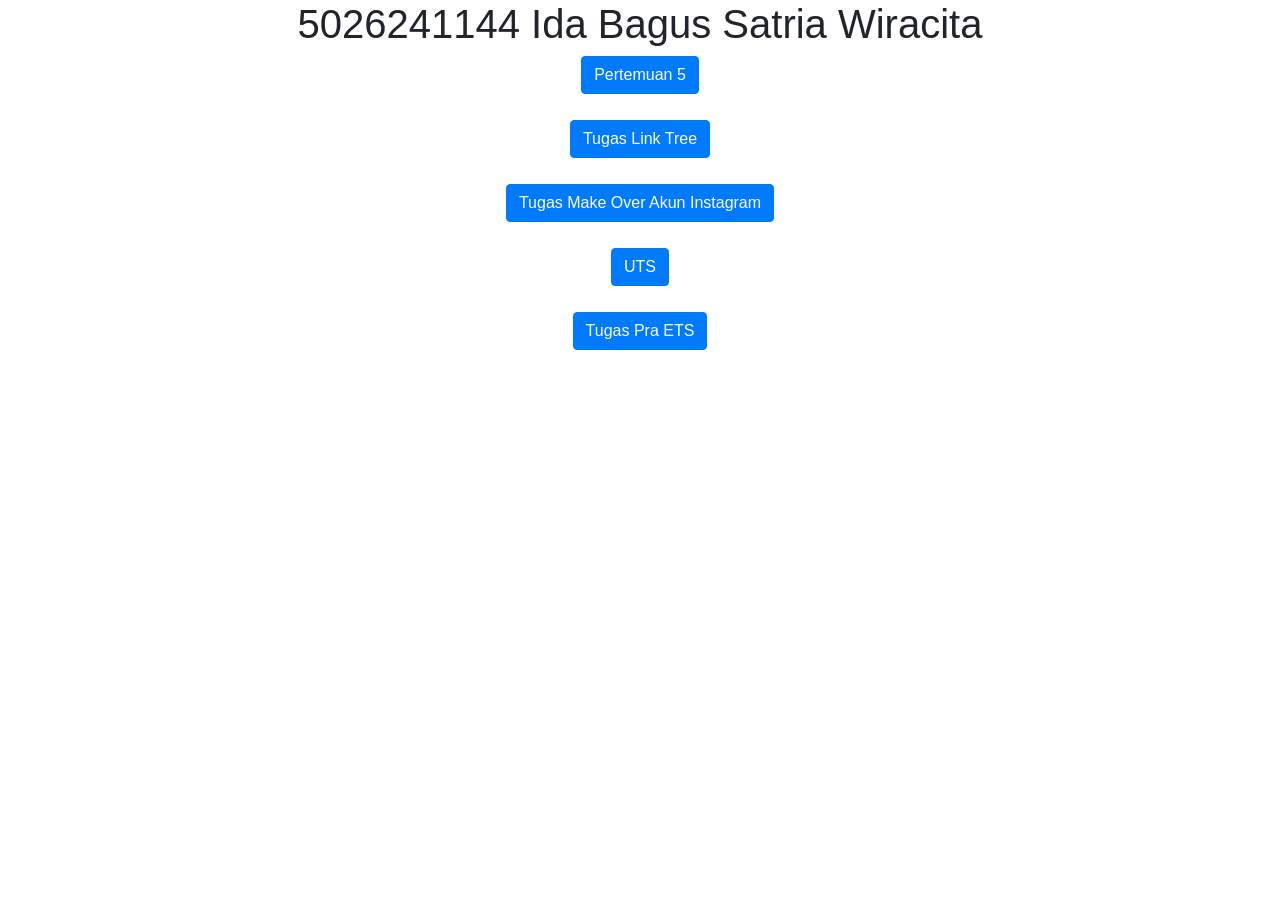
<file: index.html>
<!DOCTYPE html>
<html lang="en">

<head>
    <title>5026241144</title>
    <meta charset="utf-8">
    <meta name="viewport" content="width=device-width, initial-scale=1">
    <link rel="stylesheet" href="https://cdn.jsdelivr.net/npm/bootstrap@4.6.2/dist/css/bootstrap.min.css">
    <script src="https://cdn.jsdelivr.net/npm/jquery@3.7.1/dist/jquery.slim.min.js"></script>
    <script src="https://cdn.jsdelivr.net/npm/popper.js@1.16.1/dist/umd/popper.min.js"></script>
    <script src="https://cdn.jsdelivr.net/npm/bootstrap@4.6.2/dist/js/bootstrap.bundle.min.js"></script>


</head>

<body>

    <div class="container">
        <center>
            <h1>5026241144 Ida Bagus Satria Wiracita
                <p>
                    <a href="pertemuan5.html" target="_blank" class="btn btn-primary">
                        Pertemuan 5
                    </a>
                </p>
                <p>
                    <a href="linktree.html" target="_blank" class="btn btn-primary">
                        Tugas Link Tree
                    </a>
                </p>
                <p>
                    <a href="" target="_blank" class="btn btn-primary">
                        Tugas Make Over Akun Instagram
                    </a>
                </p>
                <p>
                    <a href="5026241144_IdaBagusSatriaWiracita.html" target="_blank" class="btn btn-primary">
                        UTS
                    </a>
                    <p>
                    <a href="tugas_ets.html" target="_blank" class="btn btn-primary">
                        Tugas Pra ETS
                    </a>
                </p>
                </p>
        </center>
        </h1>
    </div>

</body>

</html>
</file>
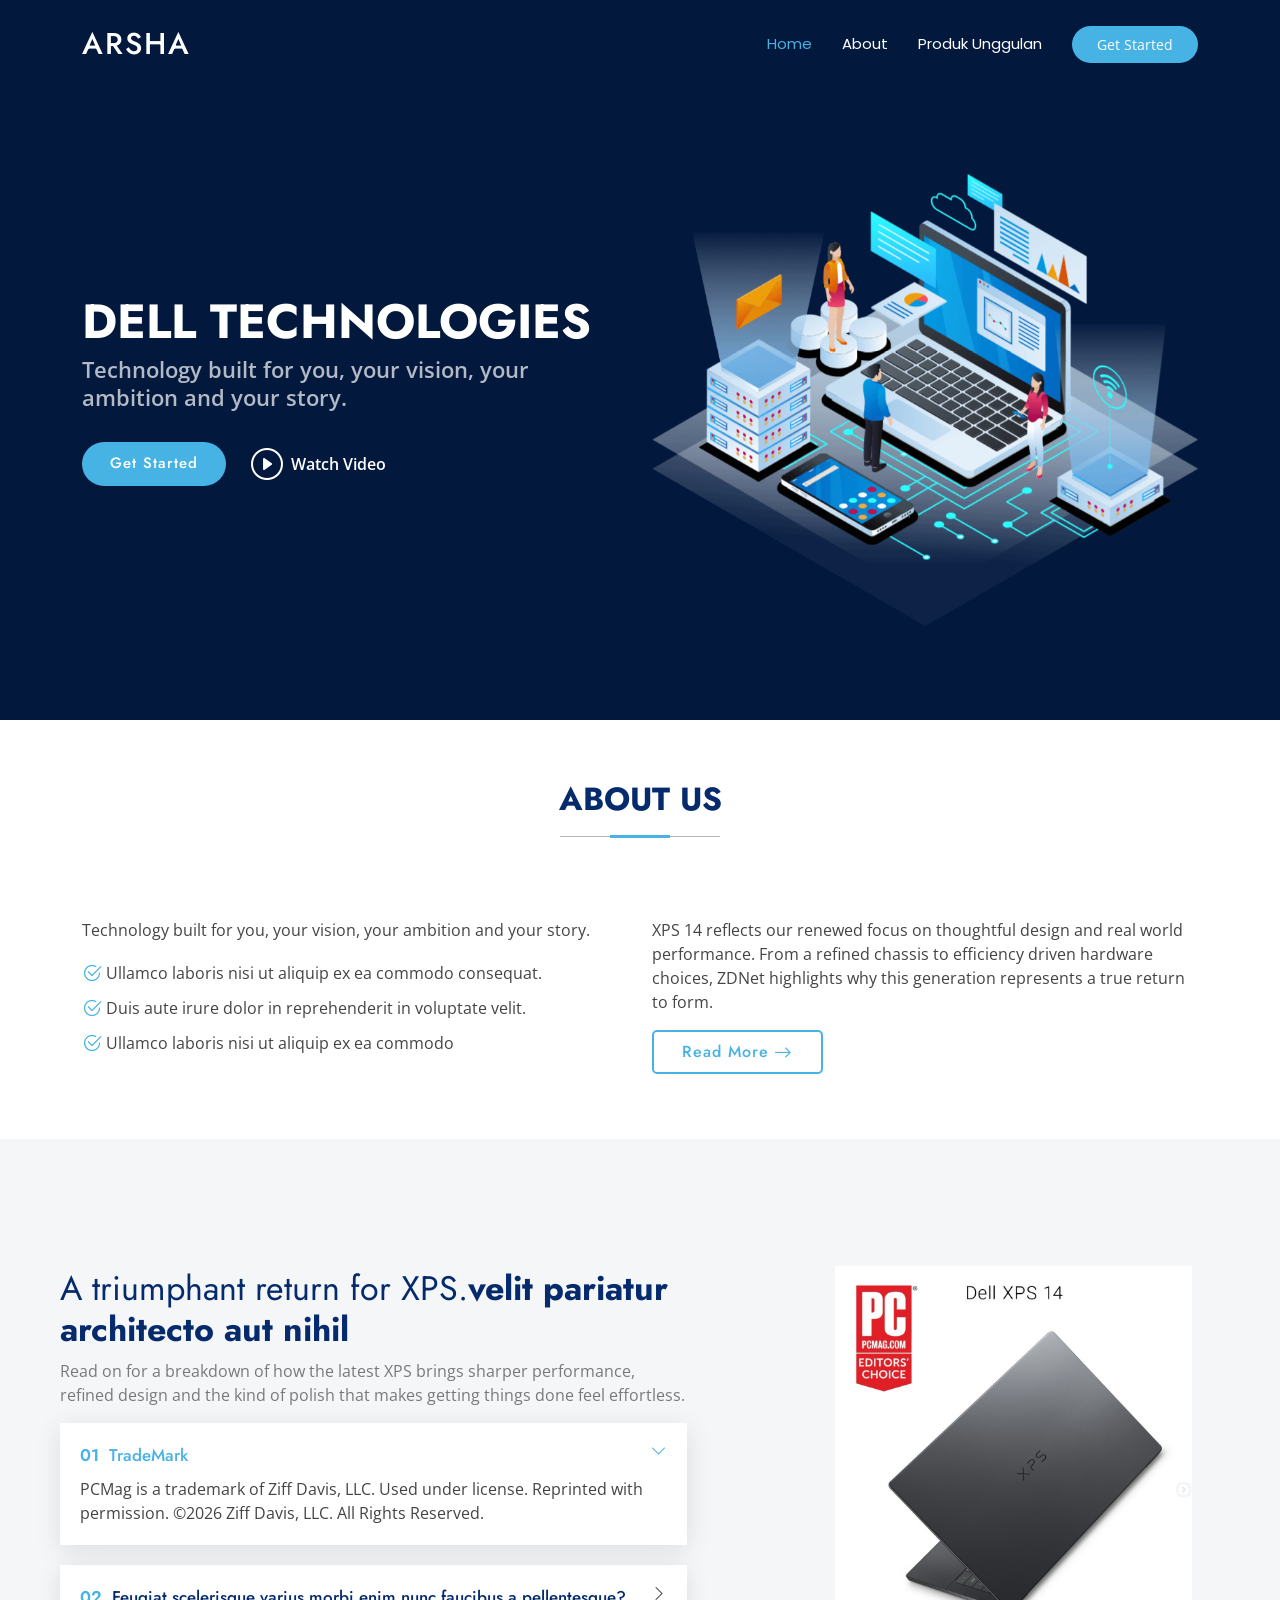
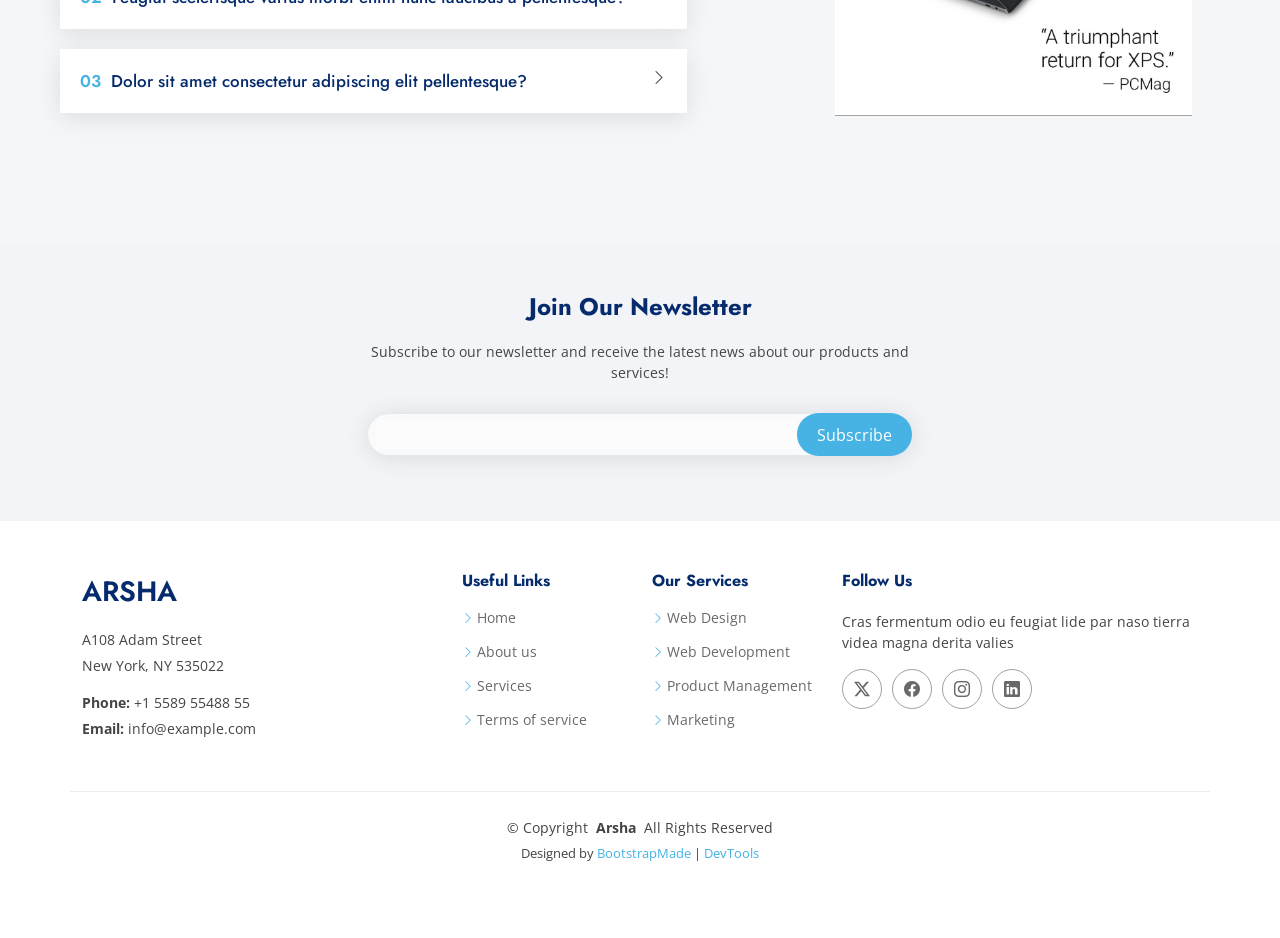
<file: pertemuan5.html>
<!DOCTYPE html>
<html lang="en">

<head>
    <meta charset="utf-8">
    <meta content="width=device-width, initial-scale=1.0" name="viewport">
    <title>Index - Arsha Bootstrap Template</title>
    <meta name="description" content="">
    <meta name="keywords" content="">

    <!-- Favicons -->
    <link href="assets/img/favicon.png" rel="icon">
    <link href="assets/img/apple-touch-icon.png" rel="apple-touch-icon">

    <!-- Fonts -->
    <link href="https://fonts.googleapis.com" rel="preconnect">
    <link href="https://fonts.gstatic.com" rel="preconnect" crossorigin>
    <link
        href="https://fonts.googleapis.com/css2?family=Open+Sans:ital,wght@0,300;0,400;0,500;0,600;0,700;0,800;1,300;1,400;1,500;1,600;1,700;1,800&family=Poppins:ital,wght@0,100;0,200;0,300;0,400;0,500;0,600;0,700;0,800;0,900;1,100;1,200;1,300;1,400;1,500;1,600;1,700;1,800;1,900&family=Jost:ital,wght@0,100;0,200;0,300;0,400;0,500;0,600;0,700;0,800;0,900;1,100;1,200;1,300;1,400;1,500;1,600;1,700;1,800;1,900&display=swap"
        rel="stylesheet">

    <!-- Vendor CSS Files -->
    <link href="assets/vendor/bootstrap/css/bootstrap.min.css" rel="stylesheet">
    <link href="assets/vendor/bootstrap-icons/bootstrap-icons.css" rel="stylesheet">
    <link href="assets/vendor/aos/aos.css" rel="stylesheet">
    <link href="assets/vendor/glightbox/css/glightbox.min.css" rel="stylesheet">
    <link href="assets/vendor/swiper/swiper-bundle.min.css" rel="stylesheet">

    <!-- Main CSS File -->
    <link href="assets/css/main.css" rel="stylesheet">

    <!-- =======================================================
  * Template Name: Arsha
  * Template URL: https://bootstrapmade.com/arsha-free-bootstrap-html-template-corporate/
  * Updated: Feb 22 2025 with Bootstrap v5.3.3
  * Author: BootstrapMade.com
  * License: https://bootstrapmade.com/license/
  ======================================================== -->
</head>

<body class="index-page">

    <header id="header" class="header d-flex align-items-center fixed-top">
        <div class="container-fluid container-xl position-relative d-flex align-items-center">

            <a href="index.html" class="logo d-flex align-items-center me-auto">
                <!-- Uncomment the line below if you also wish to use an image logo -->
                <!-- <img src="assets/img/logo.webp" alt=""> -->
                <h1 class="sitename">Arsha</h1>
            </a>

            <nav id="navmenu" class="navmenu">
                <ul>
                    <li><a href="#hero" class="active">Home</a></li>
                    <li><a href="#about">About</a></li>
                    <li><a href="#produk-unggulan">Produk Unggulan</a></li>
                </ul>
                <i class="mobile-nav-toggle d-xl-none bi bi-list"></i>
            </nav>

            <a class="btn-getstarted" href="#about">Get Started</a>

        </div>
    </header>

    <main class="main">

        <!-- Hero Section -->
        <section id="hero" class="hero section dark-background">

            <div class="container">
                <div class="row gy-4">
                    <div class="col-lg-6 order-2 order-lg-1 d-flex flex-column justify-content-center"
                        data-aos="zoom-out">
                        <h1>DELL TECHNOLOGIES</h1>
                        <p>Technology built for you, your vision, your ambition and your story.</p>
                        <div class="d-flex">
                            <a href="#about" class="btn-get-started">Get Started</a>
                            <a href="https://www.youtube.com/watch?v=Y7f98aduVJ8"
                                class="glightbox btn-watch-video d-flex align-items-center"><i
                                    class="bi bi-play-circle"></i><span>Watch Video</span></a>
                        </div>
                    </div>
                    <div class="col-lg-6 order-1 order-lg-2 hero-img" data-aos="zoom-out" data-aos-delay="200">
                        <img src="assets/img/hero-img.png" class="img-fluid animated" alt="">
                    </div>
                </div>
            </div>

        </section><!-- /Hero Section -->


        <!-- About Section -->
        <section id="about" class="about section">

            <!-- Section Title -->
            <div class="container section-title" data-aos="fade-up">
                <h2>About Us</h2>
            </div><!-- End Section Title -->

            <div class="container">

                <div class="row gy-4">

                    <div class="col-lg-6 content" data-aos="fade-up" data-aos-delay="100">
                        <p>
                            Technology built for you, your vision, your ambition and your story.
                        </p>
                        <ul>
                            <li><i class="bi bi-check2-circle"></i> <span>Ullamco laboris nisi ut aliquip ex ea commodo
                                    consequat.</span></li>
                            <li><i class="bi bi-check2-circle"></i> <span>Duis aute irure dolor in reprehenderit in
                                    voluptate velit.</span></li>
                            <li><i class="bi bi-check2-circle"></i> <span>Ullamco laboris nisi ut aliquip ex ea
                                    commodo</span></li>
                        </ul>
                    </div>

                    <div class="col-lg-6" data-aos="fade-up" data-aos-delay="200">
                        <p>XPS 14 reflects our renewed focus on thoughtful design and real world performance. From a
                            refined chassis to efficiency driven hardware choices, ZDNet highlights why this generation
                            represents a true return to form.</p>
                        <a href="#" class="read-more"><span>Read More</span><i class="bi bi-arrow-right"></i></a>
                    </div>

                </div>

            </div>

        </section><!-- /About Section -->

        <!-- Produk unggulan Section -->
        <section id="produk-unggulan" class="section why-us light-background" data-builder="section">

            <div class="container-fluid">

                <div class="row gy-4">

                    <div class="col-lg-7 d-flex flex-column justify-content-center order-2 order-lg-1">

                        <div class="content px-xl-5" data-aos="fade-up" data-aos-delay="100">
                            <h3><span>A triumphant return for XPS.</span><strong>velit pariatur architecto aut
                                    nihil</strong></h3>
                            <p>
                                Read on for a breakdown of how the latest XPS brings sharper performance, refined design
                                and the kind of polish that makes getting things done feel effortless.
                            </p>
                        </div>

                        <div class="faq-container px-xl-5" data-aos="fade-up" data-aos-delay="200">

                            <div class="faq-item faq-active">

                                <h3><span>01</span> TradeMark</h3>
                                <div class="faq-content">
                                    <p>PCMag is a trademark of Ziff Davis, LLC. Used under license. Reprinted with
                                        permission. ©️2026 Ziff Davis, LLC. All Rights Reserved.</p>
                                </div>
                                <i class="faq-toggle bi bi-chevron-right"></i>
                            </div><!-- End Faq item-->

                            <div class="faq-item">
                                <h3><span>02</span> Feugiat scelerisque varius morbi enim nunc faucibus a pellentesque?
                                </h3>
                                <div class="faq-content">
                                    <p>Dolor sit amet consectetur adipiscing elit pellentesque habitant morbi. Id
                                        interdum velit laoreet id donec ultrices. Fringilla phasellus faucibus
                                        scelerisque eleifend donec pretium. Est pellentesque elit ullamcorper dignissim.
                                        Mauris ultrices eros in cursus turpis massa tincidunt dui.</p>
                                </div>
                                <i class="faq-toggle bi bi-chevron-right"></i>
                            </div><!-- End Faq item-->

                            <div class="faq-item">
                                <h3><span>03</span> Dolor sit amet consectetur adipiscing elit pellentesque?</h3>
                                <div class="faq-content">
                                    <p>Eleifend mi in nulla posuere sollicitudin aliquam ultrices sagittis orci.
                                        Faucibus pulvinar elementum integer enim. Sem nulla pharetra diam sit amet nisl
                                        suscipit. Rutrum tellus pellentesque eu tincidunt. Lectus urna duis convallis
                                        convallis tellus. Urna molestie at elementum eu facilisis sed odio morbi quis
                                    </p>
                                </div>
                                <i class="faq-toggle bi bi-chevron-right"></i>
                            </div><!-- End Faq item-->

                        </div>

                    </div>

                    <div class="col-lg-5 order-1 order-lg-2 why-us-img">
                        <img src="Dell XPS 14.png" class="img-fluid" alt="" data-aos="zoom-in"
                            data-aos-delay="100">
                    </div>
                </div>

            </div>

        </section><!-- /Produk Unggulan Section -->



    </main>

    <footer id="footer" class="footer">

        <div class="footer-newsletter">
            <div class="container">
                <div class="row justify-content-center text-center">
                    <div class="col-lg-6">
                        <h4>Join Our Newsletter</h4>
                        <p>Subscribe to our newsletter and receive the latest news about our products and services!</p>
                        <form action="forms/newsletter.php" method="post" class="php-email-form">
                            <div class="newsletter-form"><input type="email" name="email"><input type="submit"
                                    value="Subscribe"></div>
                            <div class="loading">Loading</div>
                            <div class="error-message"></div>
                            <div class="sent-message">Your subscription request has been sent. Thank you!</div>
                        </form>
                    </div>
                </div>
            </div>
        </div>

        <div class="container footer-top">
            <div class="row gy-4">
                <div class="col-lg-4 col-md-6 footer-about">
                    <a href="index.html" class="d-flex align-items-center">
                        <span class="sitename">Arsha</span>
                    </a>
                    <div class="footer-contact pt-3">
                        <p>A108 Adam Street</p>
                        <p>New York, NY 535022</p>
                        <p class="mt-3"><strong>Phone:</strong> <span>+1 5589 55488 55</span></p>
                        <p><strong>Email:</strong> <span>info@example.com</span></p>
                    </div>
                </div>

                <div class="col-lg-2 col-md-3 footer-links">
                    <h4>Useful Links</h4>
                    <ul>
                        <li><i class="bi bi-chevron-right"></i> <a href="#">Home</a></li>
                        <li><i class="bi bi-chevron-right"></i> <a href="#">About us</a></li>
                        <li><i class="bi bi-chevron-right"></i> <a href="#">Services</a></li>
                        <li><i class="bi bi-chevron-right"></i> <a href="#">Terms of service</a></li>
                    </ul>
                </div>

                <div class="col-lg-2 col-md-3 footer-links">
                    <h4>Our Services</h4>
                    <ul>
                        <li><i class="bi bi-chevron-right"></i> <a href="#">Web Design</a></li>
                        <li><i class="bi bi-chevron-right"></i> <a href="#">Web Development</a></li>
                        <li><i class="bi bi-chevron-right"></i> <a href="#">Product Management</a></li>
                        <li><i class="bi bi-chevron-right"></i> <a href="#">Marketing</a></li>
                    </ul>
                </div>

                <div class="col-lg-4 col-md-12">
                    <h4>Follow Us</h4>
                    <p>Cras fermentum odio eu feugiat lide par naso tierra videa magna derita valies</p>
                    <div class="social-links d-flex">
                        <a href=""><i class="bi bi-twitter-x"></i></a>
                        <a href=""><i class="bi bi-facebook"></i></a>
                        <a href=""><i class="bi bi-instagram"></i></a>
                        <a href=""><i class="bi bi-linkedin"></i></a>
                    </div>
                </div>

            </div>
        </div>

        <div class="container copyright text-center mt-4">
            <p>© <span>Copyright</span> <strong class="px-1 sitename">Arsha</strong> <span>All Rights Reserved</span>
            </p>
            <div class="credits">
                <!-- All the links in the footer should remain intact. -->
                <!-- You can delete the links only if you've purchased the pro version. -->
                <!-- Licensing information: https://bootstrapmade.com/license/ -->
                <!-- Purchase the pro version with working PHP/AJAX contact form: [buy-url] -->
                Designed by <a href="https://bootstrapmade.com/">BootstrapMade</a> | <a
                    href="https://bootstrapmade.com/tools/">DevTools</a>
            </div>
        </div>

    </footer>

    <!-- Scroll Top -->
    <a href="#" id="scroll-top" class="scroll-top d-flex align-items-center justify-content-center"><i
            class="bi bi-arrow-up-short"></i></a>

    <!-- Preloader -->
    <div id="preloader"></div>

    <!-- Vendor JS Files -->
    <script src="assets/vendor/bootstrap/js/bootstrap.bundle.min.js"></script>
    <script src="assets/vendor/php-email-form/validate.js"></script>
    <script src="assets/vendor/aos/aos.js"></script>
    <script src="assets/vendor/glightbox/js/glightbox.min.js"></script>
    <script src="assets/vendor/swiper/swiper-bundle.min.js"></script>
    <script src="assets/vendor/waypoints/noframework.waypoints.js"></script>
    <script src="assets/vendor/imagesloaded/imagesloaded.pkgd.min.js"></script>
    <script src="assets/vendor/isotope-layout/isotope.pkgd.min.js"></script>

    <!-- Main JS File -->
    <script src="assets/js/main.js"></script>

</body>

</html>
</file>
<file: assets/css/main.css>
/**
* Template Name: Arsha
* Template URL: https://bootstrapmade.com/arsha-free-bootstrap-html-template-corporate/
* Updated: Feb 22 2025 with Bootstrap v5.3.3
* Author: BootstrapMade.com
* License: https://bootstrapmade.com/license/
*/

/*--------------------------------------------------------------
# Font & Color Variables
# Help: https://bootstrapmade.com/color-system/
--------------------------------------------------------------*/
/* Fonts */
:root {
  --default-font: "Open Sans",  system-ui, -apple-system, "Segoe UI", Roboto, "Helvetica Neue", Arial, "Noto Sans", "Liberation Sans", sans-serif, "Apple Color Emoji", "Segoe UI Emoji", "Segoe UI Symbol", "Noto Color Emoji";
  --heading-font: "Jost",  sans-serif;
  --nav-font: "Poppins",  sans-serif;
}

/* Global Colors - The following color variables are used throughout the website. Updating them here will change the color scheme of the entire website */
:root { 
  --background-color: #ffffff; /* Background color for the entire website, including individual sections */
  --default-color: #444444; /* Default color used for the majority of the text content across the entire website */
  --heading-color: #052b6d; /* Color for headings, subheadings and title throughout the website */
  --accent-color: #47b2e4; /* Accent color that represents your brand on the website. It's used for buttons, links, and other elements that need to stand out */
  --surface-color: #ffffff; /* The surface color is used as a background of boxed elements within sections, such as cards, icon boxes, or other elements that require a visual separation from the global background. */
  --contrast-color: #ffffff; /* Contrast color for text, ensuring readability against backgrounds of accent, heading, or default colors. */
}

/* Nav Menu Colors - The following color variables are used specifically for the navigation menu. They are separate from the global colors to allow for more customization options */
:root {
  --nav-color: #ffffff;  /* The default color of the main navmenu links */
  --nav-hover-color: #47b2e4; /* Applied to main navmenu links when they are hovered over or active */
  --nav-mobile-background-color: #ffffff; /* Used as the background color for mobile navigation menu */
  --nav-dropdown-background-color: #ffffff; /* Used as the background color for dropdown items that appear when hovering over primary navigation items */
  --nav-dropdown-color: #444444; /* Used for navigation links of the dropdown items in the navigation menu. */
  --nav-dropdown-hover-color: #47b2e4; /* Similar to --nav-hover-color, this color is applied to dropdown navigation links when they are hovered over. */
}

/* Color Presets - These classes override global colors when applied to any section or element, providing reuse of the sam color scheme. */

.light-background {
  --background-color: #f5f6f8;
  --surface-color: #ffffff;
}

.dark-background {
  --background-color: #02183d;
  --default-color: #ffffff;
  --heading-color: #ffffff;
  --surface-color: #0b3f9a;
  --contrast-color: #ffffff;
}

/* Smooth scroll */
:root {
  scroll-behavior: smooth;
}

/*--------------------------------------------------------------
# General Styling & Shared Classes
--------------------------------------------------------------*/
body {
  color: var(--default-color);
  background-color: var(--background-color);
  font-family: var(--default-font);
}

a {
  color: var(--accent-color);
  text-decoration: none;
  transition: 0.3s;
}

a:hover {
  color: color-mix(in srgb, var(--accent-color), transparent 25%);
  text-decoration: none;
}

h1,
h2,
h3,
h4,
h5,
h6 {
  color: var(--heading-color);
  font-family: var(--heading-font);
}

/* PHP Email Form Messages
------------------------------*/
.php-email-form .error-message {
  display: none;
  background: #df1529;
  color: #ffffff;
  text-align: left;
  padding: 15px;
  margin-bottom: 24px;
  font-weight: 600;
}

.php-email-form .sent-message {
  display: none;
  color: #ffffff;
  background: #059652;
  text-align: center;
  padding: 15px;
  margin-bottom: 24px;
  font-weight: 600;
}

.php-email-form .loading {
  display: none;
  background: var(--surface-color);
  text-align: center;
  padding: 15px;
  margin-bottom: 24px;
}

.php-email-form .loading:before {
  content: "";
  display: inline-block;
  border-radius: 50%;
  width: 24px;
  height: 24px;
  margin: 0 10px -6px 0;
  border: 3px solid var(--accent-color);
  border-top-color: var(--surface-color);
  animation: php-email-form-loading 1s linear infinite;
}

@keyframes php-email-form-loading {
  0% {
    transform: rotate(0deg);
  }

  100% {
    transform: rotate(360deg);
  }
}

/*--------------------------------------------------------------
# Global Header
--------------------------------------------------------------*/
.header {
  --background-color: #3d4d6a;
  --heading-color: #ffffff;
  color: var(--default-color);
  background-color: var(--background-color);
  padding: 15px 0;
  transition: all 0.5s;
  z-index: 997;
}

.header .logo {
  line-height: 1;
}

.header .logo img {
  max-height: 36px;
  margin-right: 8px;
}

.header .logo h1 {
  font-size: 30px;
  margin: 0;
  font-weight: 500;
  color: var(--heading-color);
  letter-spacing: 2px;
  text-transform: uppercase;
}

.header .btn-getstarted,
.header .btn-getstarted:focus {
  color: var(--contrast-color);
  background: var(--accent-color);
  font-size: 14px;
  padding: 8px 25px;
  margin: 0 0 0 30px;
  border-radius: 50px;
  transition: 0.3s;
}

.header .btn-getstarted:hover,
.header .btn-getstarted:focus:hover {
  color: var(--contrast-color);
  background: color-mix(in srgb, var(--accent-color), transparent 15%);
}

@media (max-width: 1200px) {
  .header .logo {
    order: 1;
  }

  .header .btn-getstarted {
    order: 2;
    margin: 0 15px 0 0;
    padding: 6px 15px;
  }

  .header .navmenu {
    order: 3;
  }
}

/* Index Page Header
------------------------------*/
.index-page .header {
  --background-color: rgba(255, 255, 255, 0);
  --heading-color: #ffffff;
  --nav-color: #ffffff;
}

/* Index Page Header on Scroll
------------------------------*/
.index-page.scrolled .header {
  --background-color: rgba(40, 58, 90, 0.9);
}

/*--------------------------------------------------------------
# Navigation Menu
--------------------------------------------------------------*/
/* Desktop Navigation */
@media (min-width: 1200px) {
  .navmenu {
    padding: 0;
  }

  .navmenu ul {
    margin: 0;
    padding: 0;
    display: flex;
    list-style: none;
    align-items: center;
  }

  .navmenu li {
    position: relative;
  }

  .navmenu a,
  .navmenu a:focus {
    color: var(--nav-color);
    padding: 18px 15px;
    font-size: 15px;
    font-family: var(--nav-font);
    font-weight: 400;
    display: flex;
    align-items: center;
    justify-content: space-between;
    white-space: nowrap;
    transition: 0.3s;
  }

  .navmenu a i,
  .navmenu a:focus i {
    font-size: 12px;
    line-height: 0;
    margin-left: 5px;
    transition: 0.3s;
  }

  .navmenu li:last-child a {
    padding-right: 0;
  }

  .navmenu li:hover>a,
  .navmenu .active,
  .navmenu .active:focus {
    color: var(--nav-hover-color);
  }

  .navmenu .dropdown ul {
    margin: 0;
    padding: 10px 0;
    background: var(--nav-dropdown-background-color);
    display: block;
    position: absolute;
    visibility: hidden;
    left: 14px;
    top: 130%;
    opacity: 0;
    transition: 0.3s;
    border-radius: 4px;
    z-index: 99;
    box-shadow: 0px 0px 30px rgba(0, 0, 0, 0.1);
  }

  .navmenu .dropdown ul li {
    min-width: 200px;
  }

  .navmenu .dropdown ul a {
    padding: 10px 20px;
    font-size: 15px;
    text-transform: none;
    color: var(--nav-dropdown-color);
  }

  .navmenu .dropdown ul a i {
    font-size: 12px;
  }

  .navmenu .dropdown ul a:hover,
  .navmenu .dropdown ul .active:hover,
  .navmenu .dropdown ul li:hover>a {
    color: var(--nav-dropdown-hover-color);
  }

  .navmenu .dropdown:hover>ul {
    opacity: 1;
    top: 100%;
    visibility: visible;
  }

  .navmenu .dropdown .dropdown ul {
    top: 0;
    left: -90%;
    visibility: hidden;
  }

  .navmenu .dropdown .dropdown:hover>ul {
    opacity: 1;
    top: 0;
    left: -100%;
    visibility: visible;
  }

  .navmenu .megamenu {
    position: static;
  }

  .navmenu .megamenu ul {
    margin: 0;
    padding: 10px;
    background: var(--nav-dropdown-background-color);
    box-shadow: 0px 0px 20px rgba(0, 0, 0, 0.1);
    position: absolute;
    top: 130%;
    left: 0;
    right: 0;
    visibility: hidden;
    opacity: 0;
    display: flex;
    transition: 0.3s;
    border-radius: 4px;
    z-index: 99;
  }

  .navmenu .megamenu ul li {
    flex: 1;
  }

  .navmenu .megamenu ul li a,
  .navmenu .megamenu ul li:hover>a {
    padding: 10px 20px;
    font-size: 15px;
    color: var(--nav-dropdown-color);
  }

  .navmenu .megamenu ul li a:hover,
  .navmenu .megamenu ul li .active,
  .navmenu .megamenu ul li .active:hover {
    color: var(--nav-dropdown-hover-color);
  }

  .navmenu .megamenu:hover>ul {
    opacity: 1;
    top: 100%;
    visibility: visible;
  }

  .navmenu .dd-box-shadow {
    box-shadow: 0px 0px 30px rgba(0, 0, 0, 0.1);
  }
}

/* Mobile Navigation */
@media (max-width: 1199px) {
  .mobile-nav-toggle {
    color: var(--nav-color);
    font-size: 28px;
    line-height: 0;
    margin-right: 10px;
    cursor: pointer;
    transition: color 0.3s;
  }

  .navmenu {
    padding: 0;
    z-index: 9997;
  }

  .navmenu ul {
    display: none;
    list-style: none;
    position: absolute;
    inset: 60px 20px 20px 20px;
    padding: 10px 0;
    margin: 0;
    border-radius: 6px;
    background-color: var(--nav-mobile-background-color);
    overflow-y: auto;
    transition: 0.3s;
    z-index: 9998;
    box-shadow: 0px 0px 30px rgba(0, 0, 0, 0.1);
  }

  .navmenu a,
  .navmenu a:focus {
    color: var(--nav-dropdown-color);
    padding: 10px 20px;
    font-family: var(--nav-font);
    font-size: 17px;
    font-weight: 500;
    display: flex;
    align-items: center;
    justify-content: space-between;
    white-space: nowrap;
    transition: 0.3s;
  }

  .navmenu a i,
  .navmenu a:focus i {
    font-size: 12px;
    line-height: 0;
    margin-left: 5px;
    width: 30px;
    height: 30px;
    display: flex;
    align-items: center;
    justify-content: center;
    border-radius: 50%;
    transition: 0.3s;
    background-color: color-mix(in srgb, var(--accent-color), transparent 90%);
  }

  .navmenu a i:hover,
  .navmenu a:focus i:hover {
    background-color: var(--accent-color);
    color: var(--contrast-color);
  }

  .navmenu a:hover,
  .navmenu .active,
  .navmenu .active:focus {
    color: var(--nav-dropdown-hover-color);
  }

  .navmenu .active i,
  .navmenu .active:focus i {
    background-color: var(--accent-color);
    color: var(--contrast-color);
    transform: rotate(180deg);
  }

  .navmenu .dropdown ul {
    position: static;
    display: none;
    z-index: 99;
    padding: 10px 0;
    margin: 10px 20px;
    background-color: var(--nav-dropdown-background-color);
    border: 1px solid color-mix(in srgb, var(--default-color), transparent 90%);
    box-shadow: none;
    transition: all 0.5s ease-in-out;
  }

  .navmenu .dropdown ul ul {
    background-color: rgba(33, 37, 41, 0.1);
  }

  .navmenu .dropdown>.dropdown-active {
    display: block;
    background-color: rgba(33, 37, 41, 0.03);
  }

  .mobile-nav-active {
    overflow: hidden;
  }

  .mobile-nav-active .mobile-nav-toggle {
    color: #fff;
    position: absolute;
    font-size: 32px;
    top: 15px;
    right: 15px;
    margin-right: 0;
    z-index: 9999;
  }

  .mobile-nav-active .navmenu {
    position: fixed;
    overflow: hidden;
    inset: 0;
    background: rgba(33, 37, 41, 0.8);
    transition: 0.3s;
  }

  .mobile-nav-active .navmenu>ul {
    display: block;
  }
}

/*--------------------------------------------------------------
# Global Footer
--------------------------------------------------------------*/
.footer {
  color: var(--default-color);
  background-color: var(--background-color);
  font-size: 14px;
  padding-bottom: 50px;
  position: relative;
}

.footer .footer-newsletter {
  background-color: color-mix(in srgb, var(--heading-color), transparent 95%);
  padding: 50px 0;
}

.footer .footer-newsletter h4 {
  font-size: 24px;
}

.footer .footer-newsletter .newsletter-form {
  margin-top: 30px;
  margin-bottom: 15px;
  padding: 6px 8px;
  position: relative;
  background-color: color-mix(in srgb, var(--background-color), transparent 50%);
  border: 1px solid color-mix(in srgb, var(--default-color), transparent 90%);
  box-shadow: 0px 2px 25px rgba(0, 0, 0, 0.1);
  display: flex;
  transition: 0.3s;
  border-radius: 50px;
}

.footer .footer-newsletter .newsletter-form:focus-within {
  border-color: var(--accent-color);
}

.footer .footer-newsletter .newsletter-form input[type=email] {
  border: 0;
  padding: 4px;
  width: 100%;
  background-color: color-mix(in srgb, var(--background-color), transparent 50%);
  color: var(--default-color);
}

.footer .footer-newsletter .newsletter-form input[type=email]:focus-visible {
  outline: none;
}

.footer .footer-newsletter .newsletter-form input[type=submit] {
  border: 0;
  font-size: 16px;
  padding: 0 20px;
  margin: -7px -8px -7px 0;
  background: var(--accent-color);
  color: var(--contrast-color);
  transition: 0.3s;
  border-radius: 50px;
}

.footer .footer-newsletter .newsletter-form input[type=submit]:hover {
  background: color-mix(in srgb, var(--accent-color), transparent 20%);
}

.footer .footer-top {
  padding-top: 50px;
}

.footer .social-links a {
  display: flex;
  align-items: center;
  justify-content: center;
  width: 40px;
  height: 40px;
  border-radius: 50%;
  border: 1px solid color-mix(in srgb, var(--default-color), transparent 50%);
  font-size: 16px;
  color: color-mix(in srgb, var(--default-color), transparent 20%);
  margin-right: 10px;
  transition: 0.3s;
}

.footer .social-links a:hover {
  color: var(--accent-color);
  border-color: var(--accent-color);
}

.footer h4 {
  font-size: 16px;
  font-weight: bold;
  position: relative;
  padding-bottom: 12px;
}

.footer .footer-links {
  margin-bottom: 30px;
}

.footer .footer-links ul {
  list-style: none;
  padding: 0;
  margin: 0;
}

.footer .footer-links ul i {
  margin-right: 3px;
  font-size: 12px;
  line-height: 0;
  color: var(--accent-color);
}

.footer .footer-links ul li {
  padding: 10px 0;
  display: flex;
  align-items: center;
}

.footer .footer-links ul li:first-child {
  padding-top: 0;
}

.footer .footer-links ul a {
  display: inline-block;
  color: color-mix(in srgb, var(--default-color), transparent 20%);
  line-height: 1;
}

.footer .footer-links ul a:hover {
  color: var(--accent-color);
}

.footer .footer-about a {
  color: var(--heading-color);
  font-size: 28px;
  font-weight: 600;
  text-transform: uppercase;
  font-family: var(--heading-font);
}

.footer .footer-contact p {
  margin-bottom: 5px;
}

.footer .copyright {
  padding-top: 25px;
  padding-bottom: 25px;
  border-top: 1px solid color-mix(in srgb, var(--default-color), transparent 90%);
}

.footer .copyright p {
  margin-bottom: 0;
}

.footer .credits {
  margin-top: 6px;
  font-size: 13px;
}

/*--------------------------------------------------------------
# Preloader
--------------------------------------------------------------*/
#preloader {
  position: fixed;
  inset: 0;
  z-index: 999999;
  overflow: hidden;
  background: var(--background-color);
  transition: all 0.6s ease-out;
}

#preloader:before {
  content: "";
  position: fixed;
  top: calc(50% - 30px);
  left: calc(50% - 30px);
  border: 6px solid #ffffff;
  border-color: var(--accent-color) transparent var(--accent-color) transparent;
  border-radius: 50%;
  width: 60px;
  height: 60px;
  animation: animate-preloader 1.5s linear infinite;
}

@keyframes animate-preloader {
  0% {
    transform: rotate(0deg);
  }

  100% {
    transform: rotate(360deg);
  }
}

/*--------------------------------------------------------------
# Scroll Top Button
--------------------------------------------------------------*/
.scroll-top {
  position: fixed;
  visibility: hidden;
  opacity: 0;
  right: 15px;
  bottom: -15px;
  z-index: 99999;
  background-color: var(--accent-color);
  width: 44px;
  height: 44px;
  border-radius: 50px;
  transition: all 0.4s;
}

.scroll-top i {
  font-size: 24px;
  color: var(--contrast-color);
  line-height: 0;
}

.scroll-top:hover {
  background-color: color-mix(in srgb, var(--accent-color), transparent 20%);
  color: var(--contrast-color);
}

.scroll-top.active {
  visibility: visible;
  opacity: 1;
  bottom: 15px;
}

/*--------------------------------------------------------------
# Disable aos animation delay on mobile devices
--------------------------------------------------------------*/
@media screen and (max-width: 768px) {
  [data-aos-delay] {
    transition-delay: 0 !important;
  }
}

/*--------------------------------------------------------------
# Global Page Titles & Breadcrumbs
--------------------------------------------------------------*/
.page-title {
  --background-color: color-mix(in srgb, var(--default-color), transparent 96%);
  color: var(--default-color);
  background-color: var(--background-color);
  padding: 20px 0;
  position: relative;
}

.page-title h1 {
  font-size: 28px;
  font-weight: 700;
  margin: 0;
}

.page-title .breadcrumbs ol {
  display: flex;
  flex-wrap: wrap;
  list-style: none;
  padding: 0 0 10px 0;
  margin: 0;
  font-size: 14px;
}

.page-title .breadcrumbs ol li+li {
  padding-left: 10px;
}

.page-title .breadcrumbs ol li+li::before {
  content: "/";
  display: inline-block;
  padding-right: 10px;
  color: color-mix(in srgb, var(--default-color), transparent 70%);
}

/*--------------------------------------------------------------
# Global Sections
--------------------------------------------------------------*/
section,
.section {
  color: var(--default-color);
  background-color: var(--background-color);
  padding: 60px 0;
  scroll-margin-top: 88px;
  overflow: clip;
}

@media (max-width: 1199px) {

  section,
  .section {
    scroll-margin-top: 66px;
  }
}

/*--------------------------------------------------------------
# Global Section Titles
--------------------------------------------------------------*/
.section-title {
  text-align: center;
  padding-bottom: 60px;
  position: relative;
}

.section-title h2 {
  font-size: 32px;
  font-weight: 700;
  margin-bottom: 20px;
  padding-bottom: 20px;
  text-transform: uppercase;
  position: relative;
}

.section-title h2:before {
  content: "";
  position: absolute;
  display: block;
  width: 160px;
  height: 1px;
  background: color-mix(in srgb, var(--default-color), transparent 60%);
  left: 0;
  right: 0;
  bottom: 1px;
  margin: auto;
}

.section-title h2::after {
  content: "";
  position: absolute;
  display: block;
  width: 60px;
  height: 3px;
  background: var(--accent-color);
  left: 0;
  right: 0;
  bottom: 0;
  margin: auto;
}

.section-title p {
  margin-bottom: 0;
}

/*--------------------------------------------------------------
# Hero Section
--------------------------------------------------------------*/
.hero {
  width: 100%;
  min-height: 80vh;
  position: relative;
  padding: 120px 0 60px 0;
  display: flex;
  align-items: center;
}

.hero h1 {
  margin: 0;
  font-size: 48px;
  font-weight: 700;
  line-height: 56px;
}

.hero p {
  color: color-mix(in srgb, var(--default-color), transparent 30%);
  margin: 5px 0 30px 0;
  font-size: 22px;
  line-height: 1.3;
  font-weight: 600;
}

.hero .btn-get-started {
  color: var(--contrast-color);
  background: var(--accent-color);
  font-family: var(--heading-font);
  font-weight: 500;
  font-size: 15px;
  letter-spacing: 1px;
  display: inline-block;
  padding: 10px 28px 12px 28px;
  border-radius: 50px;
  transition: 0.5s;
}

.hero .btn-get-started:hover {
  color: var(--contrast-color);
  background: color-mix(in srgb, var(--accent-color), transparent 15%);
}

.hero .btn-watch-video {
  font-size: 16px;
  transition: 0.5s;
  margin-left: 25px;
  color: var(--default-color);
  font-weight: 600;
}

.hero .btn-watch-video i {
  color: var(--contrast-color);
  font-size: 32px;
  transition: 0.3s;
  line-height: 0;
  margin-right: 8px;
}

.hero .btn-watch-video:hover {
  color: var(--accent-color);
}

.hero .btn-watch-video:hover i {
  color: color-mix(in srgb, var(--accent-color), transparent 15%);
}

.hero .animated {
  animation: up-down 2s ease-in-out infinite alternate-reverse both;
}

@media (max-width: 640px) {
  .hero h1 {
    font-size: 28px;
    line-height: 36px;
  }

  .hero p {
    font-size: 18px;
    line-height: 24px;
    margin-bottom: 30px;
  }

  .hero .btn-get-started,
  .hero .btn-watch-video {
    font-size: 13px;
  }
}

@keyframes up-down {
  0% {
    transform: translateY(10px);
  }

  100% {
    transform: translateY(-10px);
  }
}

/*--------------------------------------------------------------
# Clients Section
--------------------------------------------------------------*/
.clients {
  padding: 12px 0;
}

.clients .swiper {
  padding: 10px 0;
}

.clients .swiper-wrapper {
  height: auto;
}

.clients .swiper-slide img {
  transition: 0.3s;
  padding: 0 10px;
}

.clients .swiper-slide img:hover {
  transform: scale(1.1);
}

/*--------------------------------------------------------------
# About Section
--------------------------------------------------------------*/
.about ul {
  list-style: none;
  padding: 0;
}

.about ul li {
  padding-bottom: 5px;
  display: flex;
  align-items: center;
}

.about ul i {
  font-size: 20px;
  padding-right: 4px;
  color: var(--accent-color);
}

.about .read-more {
  color: var(--accent-color);
  font-family: var(--heading-font);
  font-weight: 500;
  font-size: 16px;
  letter-spacing: 1px;
  padding: 8px 28px;
  border-radius: 5px;
  transition: 0.3s;
  display: inline-flex;
  align-items: center;
  justify-content: center;
  border: 2px solid var(--accent-color);
}

.about .read-more i {
  font-size: 18px;
  margin-left: 5px;
  line-height: 0;
  transition: 0.3s;
}

.about .read-more:hover {
  background: var(--accent-color);
  color: var(--contrast-color);
}

.about .read-more:hover i {
  transform: translate(5px, 0);
}

/*--------------------------------------------------------------
# Why Us Section
--------------------------------------------------------------*/
.why-us {
  padding: 30px 0;
}

.why-us .content h3 {
  font-weight: 400;
  font-size: 34px;
}

.why-us .content p {
  color: color-mix(in srgb, var(--default-color), transparent 30%);
}

.why-us .faq-container .faq-item {
  background-color: var(--surface-color);
  position: relative;
  padding: 20px;
  margin-bottom: 20px;
  box-shadow: 0px 5px 25px 0px rgba(0, 0, 0, 0.1);
  overflow: hidden;
}

.why-us .faq-container .faq-item:last-child {
  margin-bottom: 0;
}

.why-us .faq-container .faq-item h3 {
  font-weight: 500;
  font-size: 17px;
  line-height: 24px;
  margin: 0 30px 0 0;
  transition: 0.3s;
  cursor: pointer;
}

.why-us .faq-container .faq-item h3 span {
  color: var(--accent-color);
  padding-right: 5px;
  font-weight: 600;
}

.why-us .faq-container .faq-item h3:hover {
  color: var(--accent-color);
}

.why-us .faq-container .faq-item .faq-content {
  display: grid;
  grid-template-rows: 0fr;
  transition: 0.3s ease-in-out;
  visibility: hidden;
  opacity: 0;
}

.why-us .faq-container .faq-item .faq-content p {
  margin-bottom: 0;
  overflow: hidden;
}

.why-us .faq-container .faq-item .faq-icon {
  position: absolute;
  top: 22px;
  left: 20px;
  font-size: 22px;
  line-height: 0;
  transition: 0.3s;
  color: var(--accent-color);
}

.why-us .faq-container .faq-item .faq-toggle {
  position: absolute;
  top: 20px;
  right: 20px;
  font-size: 16px;
  line-height: 0;
  transition: 0.3s;
  cursor: pointer;
}

.why-us .faq-container .faq-item .faq-toggle:hover {
  color: var(--accent-color);
}

.why-us .faq-container .faq-active h3 {
  color: var(--accent-color);
}

.why-us .faq-container .faq-active .faq-content {
  grid-template-rows: 1fr;
  visibility: visible;
  opacity: 1;
  padding-top: 10px;
}

.why-us .faq-container .faq-active .faq-toggle {
  transform: rotate(90deg);
  color: var(--accent-color);
}

.why-us .why-us-img {
  display: flex;
  align-items: center;
  justify-content: center;
}

.why-us .why-us-img img {
  max-height: 70%;
}

/*--------------------------------------------------------------
# Skills Section
--------------------------------------------------------------*/
.skills .content h3 {
  font-size: 2rem;
  font-weight: 700;
}

.skills .content p {
  color: color-mix(in srgb, var(--default-color), transparent 30%);
}

.skills .content p:last-child {
  margin-bottom: 0;
}

.skills .content ul {
  list-style: none;
  padding: 0;
}

.skills .content ul li {
  padding-bottom: 10px;
}

.skills .progress {
  height: 60px;
  display: block;
  background: none;
  border-radius: 0;
}

.skills .progress .skill {
  color: var(--default-color);
  padding: 0;
  margin: 0 0 6px 0;
  text-transform: uppercase;
  display: block;
  font-weight: 600;
  font-family: var(--heading-font);
}

.skills .progress .skill .val {
  float: right;
  font-style: normal;
}

.skills .progress-bar-wrap {
  background: color-mix(in srgb, var(--heading-color), transparent 90%);
  height: 10px;
}

.skills .progress-bar {
  width: 1px;
  height: 10px;
  transition: 0.9s;
  background-color: var(--heading-color);
}

/*--------------------------------------------------------------
# Services Section
--------------------------------------------------------------*/
.services .service-item {
  background-color: var(--surface-color);
  box-shadow: 0px 5px 90px 0px rgba(0, 0, 0, 0.1);
  padding: 50px 30px;
  transition: all ease-in-out 0.4s;
  height: 100%;
}

.services .service-item .icon {
  margin-bottom: 10px;
}

.services .service-item .icon i {
  color: var(--accent-color);
  font-size: 36px;
  transition: 0.3s;
}

.services .service-item h4 {
  font-weight: 700;
  margin-bottom: 15px;
  font-size: 20px;
}

.services .service-item h4 a {
  color: var(--heading-color);
  transition: ease-in-out 0.3s;
}

.services .service-item p {
  line-height: 24px;
  font-size: 14px;
  margin-bottom: 0;
}

.services .service-item:hover {
  transform: translateY(-10px);
}

.services .service-item:hover h4 a {
  color: var(--accent-color);
}

/*--------------------------------------------------------------
# Work Process Section
--------------------------------------------------------------*/
.work-process .steps-item {
  background: var(--surface-color);
  border-radius: 20px;
  height: 100%;
  transition: all 0.3s ease-in-out;
  box-shadow: 0 5px 20px color-mix(in srgb, var(--default-color), transparent 92%);
}

.work-process .steps-item .steps-image {
  border-radius: 20px 20px 0 0;
  overflow: hidden;
}

.work-process .steps-item:hover {
  transform: translateY(-10px);
  box-shadow: 0 15px 30px color-mix(in srgb, var(--accent-color), transparent 85%);
}

.work-process .steps-item:hover .steps-number {
  background: var(--accent-color);
  color: var(--contrast-color);
}

.work-process .steps-item:hover .steps-image img {
  transform: scale(1.1);
}

.work-process .steps-image {
  position: relative;
  height: 280px;
}

.work-process .steps-image img {
  width: 100%;
  height: 100%;
  object-fit: cover;
  transition: transform 0.6s ease;
}

.work-process .steps-content {
  position: relative;
  padding: 40px 30px 30px;
}

.work-process .steps-content .steps-number {
  position: absolute;
  left: 30px;
  top: -30px;
  width: 60px;
  height: 60px;
  background: var(--accent-color);
  color: var(--contrast-color);
  border-radius: 50%;
  font-family: var(--heading-font);
  font-size: 24px;
  font-weight: 700;
  display: flex;
  align-items: center;
  justify-content: center;
  transition: all 0.3s ease-in-out;
}

.work-process .steps-content h3 {
  font-size: 24px;
  font-weight: 700;
  margin-bottom: 15px;
}

.work-process .steps-content p {
  font-size: 15px;
  color: color-mix(in srgb, var(--default-color), transparent 20%);
  margin-bottom: 25px;
}

.work-process .steps-features .feature-item {
  display: flex;
  align-items: center;
  margin-bottom: 12px;
}

.work-process .steps-features .feature-item:last-child {
  margin-bottom: 0;
}

.work-process .steps-features .feature-item i {
  color: var(--accent-color);
  font-size: 18px;
  margin-right: 10px;
}

.work-process .steps-features .feature-item span {
  font-size: 14px;
  color: color-mix(in srgb, var(--default-color), transparent 15%);
}

@media (max-width: 1199px) {
  .work-process .steps-image {
    height: 240px;
  }

  .work-process .steps-content {
    padding: 35px 25px 25px;
  }

  .work-process .steps-content h3 {
    font-size: 22px;
  }
}

@media (max-width: 991px) {
  .work-process .steps-item {
    margin-bottom: 30px;
  }

  .work-process .steps-image {
    height: 220px;
  }

  .work-process .steps-content {
    padding: 30px 20px 20px;
  }

  .work-process .steps-content .steps-number {
    width: 50px;
    height: 50px;
    font-size: 20px;
    left: 25px;
    top: -25px;
  }

  .work-process .steps-content h3 {
    font-size: 20px;
    margin-bottom: 12px;
  }

  .work-process .steps-content p {
    font-size: 14px;
    margin-bottom: 20px;
  }
}

/*--------------------------------------------------------------
# Call To Action Section
--------------------------------------------------------------*/
.call-to-action {
  padding: 120px 0;
  position: relative;
  clip-path: inset(0);
}

.call-to-action img {
  position: fixed;
  top: 0;
  left: 0;
  display: block;
  width: 100%;
  height: 100%;
  object-fit: cover;
  z-index: 1;
}

.call-to-action:before {
  content: "";
  background: color-mix(in srgb, var(--background-color), transparent 35%);
  position: absolute;
  inset: 0;
  z-index: 2;
}

.call-to-action .container {
  position: relative;
  z-index: 3;
}

.call-to-action h3 {
  color: var(--default-color);
  font-size: 28px;
  font-weight: 700;
}

.call-to-action p {
  color: var(--default-color);
}

.call-to-action .cta-btn {
  font-family: var(--heading-font);
  font-weight: 500;
  font-size: 16px;
  letter-spacing: 1px;
  display: inline-block;
  padding: 12px 40px;
  border-radius: 50px;
  transition: 0.5s;
  margin: 10px;
  border: 2px solid var(--contrast-color);
  color: var(--contrast-color);
}

.call-to-action .cta-btn:hover {
  background: var(--accent-color);
  border: 2px solid var(--accent-color);
}

/*--------------------------------------------------------------
# Portfolio Section
--------------------------------------------------------------*/
.portfolio .portfolio-filters {
  padding: 0;
  margin: 0 auto 20px auto;
  list-style: none;
  text-align: center;
}

.portfolio .portfolio-filters li {
  cursor: pointer;
  display: inline-block;
  padding: 8px 20px 10px 20px;
  margin: 0;
  font-size: 15px;
  font-weight: 500;
  line-height: 1;
  margin-bottom: 5px;
  border-radius: 50px;
  transition: all 0.3s ease-in-out;
  font-family: var(--heading-font);
}

.portfolio .portfolio-filters li:hover,
.portfolio .portfolio-filters li.filter-active {
  color: var(--contrast-color);
  background-color: var(--accent-color);
}

.portfolio .portfolio-filters li:first-child {
  margin-left: 0;
}

.portfolio .portfolio-filters li:last-child {
  margin-right: 0;
}

@media (max-width: 575px) {
  .portfolio .portfolio-filters li {
    font-size: 14px;
    margin: 0 0 10px 0;
  }
}

.portfolio .portfolio-item {
  position: relative;
  overflow: hidden;
}

.portfolio .portfolio-item .portfolio-info {
  opacity: 0;
  position: absolute;
  left: 12px;
  right: 12px;
  bottom: -100%;
  z-index: 3;
  transition: all ease-in-out 0.5s;
  background: color-mix(in srgb, var(--background-color), transparent 10%);
  padding: 15px;
}

.portfolio .portfolio-item .portfolio-info h4 {
  font-size: 18px;
  font-weight: 600;
  padding-right: 50px;
}

.portfolio .portfolio-item .portfolio-info p {
  color: color-mix(in srgb, var(--default-color), transparent 30%);
  font-size: 14px;
  margin-bottom: 0;
  padding-right: 50px;
}

.portfolio .portfolio-item .portfolio-info .preview-link,
.portfolio .portfolio-item .portfolio-info .details-link {
  position: absolute;
  right: 50px;
  font-size: 24px;
  top: calc(50% - 14px);
  color: color-mix(in srgb, var(--default-color), transparent 30%);
  transition: 0.3s;
  line-height: 0;
}

.portfolio .portfolio-item .portfolio-info .preview-link:hover,
.portfolio .portfolio-item .portfolio-info .details-link:hover {
  color: var(--accent-color);
}

.portfolio .portfolio-item .portfolio-info .details-link {
  right: 14px;
  font-size: 28px;
}

.portfolio .portfolio-item:hover .portfolio-info {
  opacity: 1;
  bottom: 0;
}

/*--------------------------------------------------------------
# Team Section
--------------------------------------------------------------*/
.team .team-member {
  background-color: var(--surface-color);
  box-shadow: 0px 2px 15px rgba(0, 0, 0, 0.1);
  position: relative;
  border-radius: 5px;
  transition: 0.5s;
  padding: 30px;
  height: 100%;
}

@media (max-width: 468px) {
  .team .team-member {
    flex-direction: column;
    justify-content: center !important;
    align-items: center !important;
  }
}

.team .team-member .pic {
  overflow: hidden;
  width: 150px;
  border-radius: 50%;
  flex-shrink: 0;
}

.team .team-member .pic img {
  transition: ease-in-out 0.3s;
}

.team .team-member:hover {
  transform: translateY(-10px);
}

.team .team-member .member-info {
  padding-left: 30px;
}

@media (max-width: 468px) {
  .team .team-member .member-info {
    padding: 30px 0 0 0;
    text-align: center;
  }
}

.team .team-member h4 {
  font-weight: 700;
  margin-bottom: 5px;
  font-size: 20px;
}

.team .team-member span {
  display: block;
  font-size: 15px;
  padding-bottom: 10px;
  position: relative;
  font-weight: 500;
}

.team .team-member span::after {
  content: "";
  position: absolute;
  display: block;
  width: 50px;
  height: 1px;
  background: color-mix(in srgb, var(--default-color), transparent 85%);
  bottom: 0;
  left: 0;
}

@media (max-width: 468px) {
  .team .team-member span::after {
    left: calc(50% - 25px);
  }
}

.team .team-member p {
  margin: 10px 0 0 0;
  font-size: 14px;
}

.team .team-member .social {
  margin-top: 12px;
  display: flex;
  align-items: center;
  justify-content: start;
  width: 100%;
}

@media (max-width: 468px) {
  .team .team-member .social {
    justify-content: center;
  }
}

.team .team-member .social a {
  background: color-mix(in srgb, var(--default-color), transparent 94%);
  transition: ease-in-out 0.3s;
  display: flex;
  align-items: center;
  justify-content: center;
  border-radius: 50px;
  width: 36px;
  height: 36px;
}

.team .team-member .social a i {
  color: color-mix(in srgb, var(--default-color), transparent 20%);
  font-size: 16px;
  margin: 0 2px;
}

.team .team-member .social a:hover {
  background: var(--accent-color);
}

.team .team-member .social a:hover i {
  color: var(--contrast-color);
}

.team .team-member .social a+a {
  margin-left: 8px;
}

/*--------------------------------------------------------------
# Pricing Section
--------------------------------------------------------------*/
.pricing .pricing-item {
  background-color: var(--surface-color);
  box-shadow: 0 3px 20px -2px rgba(0, 0, 0, 0.1);
  border-top: 4px solid var(--background-color);
  padding: 60px 40px;
  height: 100%;
  border-radius: 5px;
}

.pricing h3 {
  font-weight: 600;
  margin-bottom: 15px;
  font-size: 20px;
}

.pricing h4 {
  color: var(--accent-color);
  font-size: 48px;
  font-weight: 400;
  font-family: var(--heading-font);
  margin-bottom: 0;
}

.pricing h4 sup {
  font-size: 28px;
}

.pricing h4 span {
  color: color-mix(in srgb, var(--default-color), transparent 50%);
  font-size: 18px;
}

.pricing ul {
  padding: 20px 0;
  list-style: none;
  color: color-mix(in srgb, var(--default-color), transparent 30%);
  text-align: left;
  line-height: 20px;
}

.pricing ul li {
  padding: 10px 0;
  display: flex;
  align-items: center;
}

.pricing ul i {
  color: #059652;
  font-size: 24px;
  padding-right: 3px;
}

.pricing ul .na {
  color: color-mix(in srgb, var(--default-color), transparent 60%);
}

.pricing ul .na i {
  color: color-mix(in srgb, var(--default-color), transparent 60%);
}

.pricing ul .na span {
  text-decoration: line-through;
}

.pricing .buy-btn {
  color: var(--accent-color);
  display: inline-block;
  padding: 8px 35px 10px 35px;
  border-radius: 50px;
  transition: none;
  font-size: 16px;
  font-weight: 500;
  font-family: var(--heading-font);
  transition: 0.3s;
  border: 1px solid var(--accent-color);
}

.pricing .buy-btn:hover {
  background: var(--accent-color);
  color: var(--contrast-color);
}

.pricing .featured {
  border-top-color: var(--accent-color);
}

.pricing .featured .buy-btn {
  background: var(--accent-color);
  color: var(--contrast-color);
}

@media (max-width: 992px) {
  .pricing .box {
    max-width: 60%;
    margin: 0 auto 30px auto;
  }
}

@media (max-width: 767px) {
  .pricing .box {
    max-width: 80%;
    margin: 0 auto 30px auto;
  }
}

@media (max-width: 420px) {
  .pricing .box {
    max-width: 100%;
    margin: 0 auto 30px auto;
  }
}

/*--------------------------------------------------------------
# Testimonials Section
--------------------------------------------------------------*/
.testimonials .section-header {
  margin-bottom: 40px;
}

.testimonials .testimonials-carousel,
.testimonials .testimonials-slider {
  overflow: hidden;
}

.testimonials .testimonial-item {
  text-align: center;
}

.testimonials .testimonial-item .testimonial-img {
  width: 120px;
  border-radius: 50%;
  border: 4px solid var(--background-color);
  margin: 0 auto;
}

.testimonials .testimonial-item h3 {
  font-size: 20px;
  font-weight: bold;
  margin: 10px 0 5px 0;
}

.testimonials .testimonial-item h4 {
  font-size: 14px;
  color: color-mix(in srgb, var(--default-color), transparent 40%);
  margin: 0 0 15px 0;
}

.testimonials .testimonial-item .stars {
  margin-bottom: 15px;
}

.testimonials .testimonial-item .stars i {
  color: #ffc107;
  margin: 0 1px;
}

.testimonials .testimonial-item .quote-icon-left,
.testimonials .testimonial-item .quote-icon-right {
  color: color-mix(in srgb, var(--accent-color), transparent 50%);
  font-size: 26px;
  line-height: 0;
}

.testimonials .testimonial-item .quote-icon-left {
  display: inline-block;
  left: -5px;
  position: relative;
}

.testimonials .testimonial-item .quote-icon-right {
  display: inline-block;
  right: -5px;
  position: relative;
  top: 10px;
  transform: scale(-1, -1);
}

.testimonials .testimonial-item p {
  font-style: italic;
  margin: 0 auto 15px auto;
}

.testimonials .swiper-wrapper {
  height: auto;
}

.testimonials .swiper-pagination {
  margin-top: 20px;
  position: relative;
}

.testimonials .swiper-pagination .swiper-pagination-bullet {
  width: 12px;
  height: 12px;
  opacity: 1;
  background-color: color-mix(in srgb, var(--default-color), transparent 85%);
}

.testimonials .swiper-pagination .swiper-pagination-bullet-active {
  background-color: var(--accent-color);
}

@media (min-width: 992px) {
  .testimonials .testimonial-item p {
    width: 80%;
  }
}

/*--------------------------------------------------------------
# Faq 2 Section
--------------------------------------------------------------*/
.faq-2 .faq-container {
  margin-top: 15px;
}

.faq-2 .faq-container .faq-item {
  background-color: var(--surface-color);
  position: relative;
  padding: 20px;
  margin-bottom: 20px;
  overflow: hidden;
}

.faq-2 .faq-container .faq-item:last-child {
  margin-bottom: 0;
}

.faq-2 .faq-container .faq-item h3 {
  font-weight: 600;
  font-size: 18px;
  line-height: 24px;
  margin: 0 30px 0 32px;
  transition: 0.3s;
  cursor: pointer;
}

.faq-2 .faq-container .faq-item h3 span {
  color: var(--accent-color);
  padding-right: 5px;
}

.faq-2 .faq-container .faq-item h3:hover {
  color: var(--accent-color);
}

.faq-2 .faq-container .faq-item .faq-content {
  display: grid;
  grid-template-rows: 0fr;
  transition: 0.3s ease-in-out;
  visibility: hidden;
  opacity: 0;
}

.faq-2 .faq-container .faq-item .faq-content p {
  margin-bottom: 0;
  overflow: hidden;
}

.faq-2 .faq-container .faq-item .faq-icon {
  position: absolute;
  top: 22px;
  left: 20px;
  font-size: 20px;
  line-height: 0;
  transition: 0.3s;
  color: var(--accent-color);
}

.faq-2 .faq-container .faq-item .faq-toggle {
  position: absolute;
  top: 20px;
  right: 20px;
  font-size: 16px;
  line-height: 0;
  transition: 0.3s;
  cursor: pointer;
}

.faq-2 .faq-container .faq-item .faq-toggle:hover {
  color: var(--accent-color);
}

.faq-2 .faq-container .faq-active h3 {
  color: var(--accent-color);
}

.faq-2 .faq-container .faq-active .faq-content {
  grid-template-rows: 1fr;
  visibility: visible;
  opacity: 1;
  padding-top: 10px;
}

.faq-2 .faq-container .faq-active .faq-toggle {
  transform: rotate(90deg);
  color: var(--accent-color);
}

/*--------------------------------------------------------------
# Subscribe Section
--------------------------------------------------------------*/
.subscribe .container {
  padding: 80px 80px 0 80px;
  background: color-mix(in srgb, var(--default-color), transparent 96%);
  border-radius: 15px;
}

@media (max-width: 992px) {
  .subscribe .container {
    padding: 60px 60px 0 60px;
  }
}

@media (max-width: 575px) {
  .subscribe .container {
    padding: 25px 15px 0 15px;
    border-radius: 0;
  }
}

.subscribe .cta-content h2 {
  font-size: 2.5rem;
  font-weight: 700;
  margin-bottom: 1rem;
}

.subscribe .cta-content p {
  font-size: 1.1rem;
  margin-bottom: 2rem;
}

.subscribe .cta-form .form-control {
  height: 50px;
  border-radius: 25px 0 0 25px;
  border: 1px solid var(--accent-color);
  padding-left: 20px;
}

.subscribe .cta-form .form-control:focus {
  box-shadow: none;
  border-color: var(--accent-color);
}

.subscribe .cta-form .btn {
  height: 50px;
  border-radius: 0 25px 25px 0;
  background-color: var(--accent-color);
  border-color: var(--accent-color);
  color: var(--contrast-color);
  padding: 0 30px;
  font-weight: 600;
  transition: all 0.3s ease;
}

.subscribe .cta-form .btn:hover {
  background-color: color-mix(in srgb, var(--accent-color), black 10%);
  border-color: color-mix(in srgb, var(--accent-color), black 10%);
}

@media (max-width: 575px) {
  .subscribe .cta-form .btn {
    padding: 0 15px;
  }
}

@media (max-width: 991px) {
  .subscribe .cta-content {
    text-align: center;
    margin-bottom: 2rem;
  }

  .subscribe .cta-image {
    text-align: center;
  }
}

/*--------------------------------------------------------------
# Recent Blog Postst Section
--------------------------------------------------------------*/
.recent-blog-postst .post-item {
  background: var(--surface-color);
  box-shadow: 0px 2px 20px rgba(0, 0, 0, 0.1);
  transition: 0.3s;
}

.recent-blog-postst .post-item .post-img img {
  transition: 0.5s;
}

.recent-blog-postst .post-item .post-date {
  position: absolute;
  right: 0;
  bottom: 0;
  background-color: var(--accent-color);
  color: var(--contrast-color);
  text-transform: uppercase;
  font-size: 13px;
  padding: 6px 12px;
  font-weight: 500;
}

.recent-blog-postst .post-item .post-content {
  padding: 30px;
}

.recent-blog-postst .post-item .post-title {
  color: var(--heading-color);
  font-size: 20px;
  font-weight: 700;
  transition: 0.3s;
  margin-bottom: 15px;
}

.recent-blog-postst .post-item .meta i {
  font-size: 16px;
  color: var(--accent-color);
}

.recent-blog-postst .post-item .meta span {
  font-size: 15px;
  color: color-mix(in srgb, var(--default-color), transparent 50%);
}

.recent-blog-postst .post-item hr {
  color: color-mix(in srgb, var(--default-color), transparent 80%);
  margin: 20px 0;
}

.recent-blog-postst .post-item .readmore {
  display: flex;
  align-items: center;
  font-weight: 600;
  line-height: 1;
  transition: 0.3s;
  color: color-mix(in srgb, var(--default-color), transparent 40%);
}

.recent-blog-postst .post-item .readmore i {
  line-height: 0;
  margin-left: 6px;
  font-size: 16px;
}

.recent-blog-postst .post-item:hover .post-title,
.recent-blog-postst .post-item:hover .readmore {
  color: var(--accent-color);
}

.recent-blog-postst .post-item:hover .post-img img {
  transform: scale(1.1);
}

/*--------------------------------------------------------------
# Contact Section
--------------------------------------------------------------*/
.contact .info-wrap {
  background-color: var(--surface-color);
  box-shadow: 0px 0px 20px rgba(0, 0, 0, 0.1);
  border-top: 3px solid var(--accent-color);
  border-bottom: 3px solid var(--accent-color);
  padding: 30px;
  height: 100%;
}

@media (max-width: 575px) {
  .contact .info-wrap {
    padding: 20px;
  }
}

.contact .info-item {
  margin-bottom: 40px;
}

.contact .info-item i {
  font-size: 20px;
  color: var(--accent-color);
  background: color-mix(in srgb, var(--accent-color), transparent 92%);
  width: 44px;
  height: 44px;
  display: flex;
  justify-content: center;
  align-items: center;
  border-radius: 50px;
  transition: all 0.3s ease-in-out;
  margin-right: 15px;
}

.contact .info-item h3 {
  padding: 0;
  font-size: 18px;
  font-weight: 700;
  margin-bottom: 5px;
}

.contact .info-item p {
  padding: 0;
  margin-bottom: 0;
  font-size: 14px;
}

.contact .info-item:hover i {
  background: var(--accent-color);
  color: var(--contrast-color);
}

.contact .php-email-form {
  background-color: var(--surface-color);
  height: 100%;
  padding: 30px;
  border-top: 3px solid var(--accent-color);
  border-bottom: 3px solid var(--accent-color);
  box-shadow: 0px 0px 20px rgba(0, 0, 0, 0.1);
}

@media (max-width: 575px) {
  .contact .php-email-form {
    padding: 20px;
  }
}

.contact .php-email-form input[type=text],
.contact .php-email-form input[type=email],
.contact .php-email-form textarea {
  font-size: 14px;
  padding: 10px 15px;
  box-shadow: none;
  border-radius: 0;
  color: var(--default-color);
  background-color: color-mix(in srgb, var(--background-color), transparent 50%);
  border-color: color-mix(in srgb, var(--default-color), transparent 80%);
}

.contact .php-email-form input[type=text]:focus,
.contact .php-email-form input[type=email]:focus,
.contact .php-email-form textarea:focus {
  border-color: var(--accent-color);
}

.contact .php-email-form input[type=text]::placeholder,
.contact .php-email-form input[type=email]::placeholder,
.contact .php-email-form textarea::placeholder {
  color: color-mix(in srgb, var(--default-color), transparent 70%);
}

.contact .php-email-form button[type=submit] {
  color: var(--contrast-color);
  background: var(--accent-color);
  border: 0;
  padding: 10px 30px;
  transition: 0.4s;
  border-radius: 50px;
}

.contact .php-email-form button[type=submit]:hover {
  background: color-mix(in srgb, var(--accent-color), transparent 25%);
}

/*--------------------------------------------------------------
# Portfolio Details Section
--------------------------------------------------------------*/
.portfolio-details .portfolio-details-slider img {
  width: 100%;
}

.portfolio-details .portfolio-details-slider .swiper-pagination {
  margin-top: 20px;
  position: relative;
}

.portfolio-details .portfolio-details-slider .swiper-pagination .swiper-pagination-bullet {
  width: 12px;
  height: 12px;
  background-color: color-mix(in srgb, var(--default-color), transparent 85%);
  opacity: 1;
}

.portfolio-details .portfolio-details-slider .swiper-pagination .swiper-pagination-bullet-active {
  background-color: var(--accent-color);
}

.portfolio-details .portfolio-info {
  background-color: var(--surface-color);
  padding: 30px;
  box-shadow: 0px 0 30px rgba(0, 0, 0, 0.1);
}

.portfolio-details .portfolio-info h3 {
  font-size: 22px;
  font-weight: 700;
  margin-bottom: 20px;
  padding-bottom: 20px;
  border-bottom: 1px solid color-mix(in srgb, var(--default-color), transparent 85%);
}

.portfolio-details .portfolio-info ul {
  list-style: none;
  padding: 0;
  font-size: 15px;
}

.portfolio-details .portfolio-info ul li+li {
  margin-top: 10px;
}

.portfolio-details .portfolio-description {
  padding-top: 30px;
}

.portfolio-details .portfolio-description h2 {
  font-size: 26px;
  font-weight: 700;
  margin-bottom: 20px;
}

.portfolio-details .portfolio-description p {
  padding: 0;
  color: color-mix(in srgb, var(--default-color), transparent 30%);
}

/*--------------------------------------------------------------
# Service Details Section
--------------------------------------------------------------*/
.service-details .services-list {
  background-color: var(--surface-color);
  padding: 10px 30px;
  border: 1px solid color-mix(in srgb, var(--default-color), transparent 90%);
  margin-bottom: 20px;
}

.service-details .services-list a {
  display: block;
  line-height: 1;
  padding: 8px 0 8px 15px;
  border-left: 3px solid color-mix(in srgb, var(--default-color), transparent 70%);
  margin: 20px 0;
  color: color-mix(in srgb, var(--default-color), transparent 20%);
  transition: 0.3s;
}

.service-details .services-list a.active {
  color: var(--heading-color);
  font-weight: 700;
  border-color: var(--accent-color);
}

.service-details .services-list a:hover {
  border-color: var(--accent-color);
}

.service-details .services-img {
  margin-bottom: 20px;
}

.service-details h3 {
  font-size: 26px;
  font-weight: 700;
}

.service-details h4 {
  font-size: 20px;
  font-weight: 700;
}

.service-details p {
  font-size: 15px;
}

.service-details ul {
  list-style: none;
  padding: 0;
  font-size: 15px;
}

.service-details ul li {
  padding: 5px 0;
  display: flex;
  align-items: center;
}

.service-details ul i {
  font-size: 20px;
  margin-right: 8px;
  color: var(--accent-color);
}

/*--------------------------------------------------------------
# Blog Posts Section
--------------------------------------------------------------*/
.blog-posts article {
  background-color: var(--surface-color);
  box-shadow: 0 4px 16px rgba(0, 0, 0, 0.1);
  padding: 30px;
  height: 100%;
}

.blog-posts .post-img {
  max-height: 440px;
  margin: -30px -30px 0 -30px;
  overflow: hidden;
}

.blog-posts .title {
  font-size: 24px;
  font-weight: 700;
  padding: 0;
  margin: 30px 0;
}

.blog-posts .title a {
  color: var(--heading-color);
  transition: 0.3s;
}

.blog-posts .title a:hover {
  color: var(--accent-color);
}

.blog-posts .meta-top {
  margin-top: 20px;
  color: color-mix(in srgb, var(--default-color), transparent 40%);
}

.blog-posts .meta-top ul {
  display: flex;
  flex-wrap: wrap;
  list-style: none;
  align-items: center;
  padding: 0;
  margin: 0;
}

.blog-posts .meta-top ul li+li {
  padding-left: 20px;
}

.blog-posts .meta-top i {
  font-size: 16px;
  margin-right: 8px;
  line-height: 0;
  color: color-mix(in srgb, var(--default-color), transparent 20%);
}

.blog-posts .meta-top a {
  color: color-mix(in srgb, var(--default-color), transparent 40%);
  font-size: 14px;
  display: inline-block;
  line-height: 1;
}

.blog-posts .content {
  margin-top: 20px;
}

.blog-posts .content .read-more {
  text-align: right;
}

.blog-posts .content .read-more a {
  background: var(--accent-color);
  color: var(--contrast-color);
  display: inline-block;
  padding: 8px 30px;
  transition: 0.3s;
  font-size: 14px;
  border-radius: 4px;
}

.blog-posts .content .read-more a:hover {
  background: color-mix(in srgb, var(--accent-color), transparent 20%);
}

/*--------------------------------------------------------------
# Pagination 2 Section
--------------------------------------------------------------*/
.pagination-2 {
  padding-top: 0;
  color: color-mix(in srgb, var(--default-color), transparent 40%);
}

.pagination-2 ul {
  display: flex;
  padding: 0;
  margin: 0;
  list-style: none;
}

.pagination-2 li {
  margin: 0 5px;
  transition: 0.3s;
}

.pagination-2 li a {
  color: color-mix(in srgb, var(--default-color), transparent 40%);
  padding: 7px 16px;
  display: flex;
  align-items: center;
  justify-content: center;
}

.pagination-2 li a.active,
.pagination-2 li a:hover {
  background: var(--accent-color);
  color: var(--contrast-color);
}

.pagination-2 li a.active a,
.pagination-2 li a:hover a {
  color: var(--contrast-color);
}

/*--------------------------------------------------------------
# Blog Details Section
--------------------------------------------------------------*/
.blog-details {
  max-width: 1000px;
  margin: 0 auto;
}

.blog-details .hero-img {
  position: relative;
  width: 100%;
  height: 500px;
  margin: 0 auto 3rem;
  border-radius: 16px;
  overflow: hidden;
}

.blog-details .hero-img img {
  width: 100%;
  height: 100%;
  object-fit: cover;
}

.blog-details .hero-img .meta-overlay {
  position: absolute;
  bottom: 0;
  left: 0;
  right: 0;
  padding: 2rem;
  background: linear-gradient(to top, rgba(0, 0, 0, 0.7), transparent);
}

.blog-details .hero-img .meta-overlay .meta-categories .category {
  color: var(--contrast-color);
  background-color: var(--accent-color);
  padding: 0.4rem 1rem;
  border-radius: 30px;
  font-size: 0.9rem;
  text-decoration: none;
  transition: all 0.3s ease;
}

.blog-details .hero-img .meta-overlay .meta-categories .category:hover {
  background-color: color-mix(in srgb, var(--accent-color), transparent 15%);
}

.blog-details .hero-img .meta-overlay .meta-categories .divider {
  color: var(--contrast-color);
  margin: 0 0.75rem;
}

.blog-details .hero-img .meta-overlay .meta-categories .reading-time {
  color: var(--contrast-color);
  font-size: 0.9rem;
}

.blog-details .hero-img .meta-overlay .meta-categories .reading-time i {
  margin-right: 0.3rem;
}

@media (max-width: 768px) {
  .blog-details .hero-img {
    height: 350px;
    margin-top: -30px;
    margin-bottom: 2rem;
  }
}

.blog-details .article-content {
  padding: 0 1rem;
}

.blog-details .article-content .content-header {
  margin-bottom: 3rem;
}

.blog-details .article-content .content-header .title {
  font-size: 2.8rem;
  line-height: 1.2;
  margin-bottom: 2rem;
  font-weight: 700;
  color: var(--heading-color);
}

@media (max-width: 768px) {
  .blog-details .article-content .content-header .title {
    font-size: 2rem;
  }
}

.blog-details .article-content .content-header .author-info {
  display: flex;
  justify-content: space-between;
  align-items: center;
  flex-wrap: wrap;
  gap: 1rem;
  padding-bottom: 2rem;
  border-bottom: 1px solid color-mix(in srgb, var(--default-color), transparent 90%);
}

.blog-details .article-content .content-header .author-info .author-details {
  display: flex;
  align-items: center;
  gap: 1rem;
}

.blog-details .article-content .content-header .author-info .author-details .author-img {
  width: 50px;
  height: 50px;
  border-radius: 50%;
  object-fit: cover;
}

.blog-details .article-content .content-header .author-info .author-details .info h4 {
  margin: 0;
  font-size: 1.1rem;
  color: var(--heading-color);
}

.blog-details .article-content .content-header .author-info .author-details .info .role {
  font-size: 0.9rem;
  color: color-mix(in srgb, var(--default-color), transparent 30%);
}

.blog-details .article-content .content-header .author-info .post-meta {
  color: color-mix(in srgb, var(--default-color), transparent 30%);
  font-size: 0.95rem;
}

.blog-details .article-content .content-header .author-info .post-meta i {
  margin-right: 0.3rem;
}

.blog-details .article-content .content-header .author-info .post-meta .divider {
  margin: 0 0.75rem;
}

.blog-details .article-content .content {
  font-size: 1.15rem;
  line-height: 1.8;
  color: color-mix(in srgb, var(--default-color), transparent 10%);
}

.blog-details .article-content .content .lead {
  font-size: 1.3rem;
  color: var(--heading-color);
  margin-bottom: 2rem;
  font-weight: 500;
}

.blog-details .article-content .content h2 {
  font-size: 2rem;
  color: var(--heading-color);
  margin: 3rem 0 1.5rem;
}

.blog-details .article-content .content p {
  margin-bottom: 1.5rem;
}

.blog-details .article-content .content ul {
  margin-bottom: 2rem;
  padding-left: 1.2rem;
}

.blog-details .article-content .content ul li {
  margin-bottom: 0.75rem;
  position: relative;
}

.blog-details .article-content .content .content-image {
  margin: 2.5rem 0;
  border-radius: 12px;
  overflow: hidden;
  box-shadow: 0 5px 15px rgba(0, 0, 0, 0.08);
}

.blog-details .article-content .content .content-image.right-aligned {
  float: right;
  max-width: 450px;
  margin: 1rem 0 2rem 2rem;
}

@media (max-width: 768px) {
  .blog-details .article-content .content .content-image.right-aligned {
    float: none;
    max-width: 100%;
    margin: 2rem 0;
  }
}

.blog-details .article-content .content .content-image img {
  width: 100%;
  height: auto;
}

.blog-details .article-content .content .content-image figcaption {
  padding: 1rem;
  text-align: center;
  font-size: 0.9rem;
  color: color-mix(in srgb, var(--default-color), transparent 30%);
  background-color: color-mix(in srgb, var(--surface-color), transparent 50%);
}

.blog-details .article-content .content .highlight-box {
  background: color-mix(in srgb, var(--accent-color), transparent 95%);
  border-radius: 12px;
  padding: 2rem;
  margin: 2.5rem 0;
}

.blog-details .article-content .content .highlight-box h3 {
  color: var(--heading-color);
  margin-bottom: 1.5rem;
  font-size: 1.5rem;
}

.blog-details .article-content .content .highlight-box .trend-list {
  list-style: none;
  padding: 0;
  margin: 0;
}

.blog-details .article-content .content .highlight-box .trend-list li {
  display: flex;
  align-items: center;
  margin-bottom: 1rem;
  padding: 0.5rem 0;
}

.blog-details .article-content .content .highlight-box .trend-list li i {
  color: var(--accent-color);
  font-size: 1.5rem;
  margin-right: 1rem;
}

.blog-details .article-content .content .highlight-box .trend-list li span {
  color: var(--heading-color);
  font-weight: 500;
}

.blog-details .article-content .content .content-grid {
  margin: 3rem 0;
}

.blog-details .article-content .content .content-grid .info-card {
  background: var(--surface-color);
  border-radius: 12px;
  padding: 2rem;
  height: 100%;
  box-shadow: 0 3px 10px rgba(0, 0, 0, 0.05);
  transition: transform 0.3s ease;
}

.blog-details .article-content .content .content-grid .info-card:hover {
  transform: translateY(-5px);
}

.blog-details .article-content .content .content-grid .info-card i {
  font-size: 2rem;
  color: var(--accent-color);
  margin-bottom: 1rem;
}

.blog-details .article-content .content .content-grid .info-card h4 {
  color: var(--heading-color);
  margin-bottom: 1rem;
  font-size: 1.3rem;
}

.blog-details .article-content .content .content-grid .info-card p {
  margin: 0;
  font-size: 1rem;
  line-height: 1.6;
}

.blog-details .article-content .content blockquote {
  position: relative;
  margin: 3rem 0;
  padding: 2rem 3rem;
  background: var(--surface-color);
  border-radius: 12px;
  box-shadow: 0 3px 15px rgba(0, 0, 0, 0.05);
}

.blog-details .article-content .content blockquote::before {
  content: '"';
  position: absolute;
  top: -20px;
  left: 20px;
  font-size: 8rem;
  color: color-mix(in srgb, var(--accent-color), transparent 85%);
  font-family: serif;
  line-height: 1;
}

.blog-details .article-content .content blockquote p {
  font-size: 1.3rem;
  font-style: italic;
  color: var(--heading-color);
  margin: 0 0 1rem;
  position: relative;
}

.blog-details .article-content .content blockquote cite {
  font-style: normal;
  color: color-mix(in srgb, var(--default-color), transparent 30%);
  font-size: 0.95rem;
  display: block;
}

.blog-details .article-content .meta-bottom {
  margin-top: 4rem;
  padding-top: 2rem;
  border-top: 1px solid color-mix(in srgb, var(--default-color), transparent 90%);
  display: grid;
  gap: 2rem;
}

.blog-details .article-content .meta-bottom h4 {
  color: var(--heading-color);
  font-size: 1.1rem;
  margin-bottom: 1rem;
}

.blog-details .article-content .meta-bottom .tags {
  display: flex;
  flex-wrap: wrap;
  gap: 0.5rem;
}

.blog-details .article-content .meta-bottom .tags .tag {
  background: color-mix(in srgb, var(--accent-color), transparent 90%);
  color: var(--accent-color);
  padding: 0.5rem 1rem;
  border-radius: 30px;
  font-size: 0.9rem;
  text-decoration: none;
  transition: all 0.3s ease;
}

.blog-details .article-content .meta-bottom .tags .tag:hover {
  background: var(--accent-color);
  color: var(--contrast-color);
}

.blog-details .article-content .meta-bottom .social-links {
  display: flex;
  gap: 1rem;
}

.blog-details .article-content .meta-bottom .social-links a {
  display: flex;
  align-items: center;
  justify-content: center;
  width: 40px;
  height: 40px;
  border-radius: 50%;
  background: color-mix(in srgb, var(--accent-color), transparent 90%);
  color: var(--accent-color);
  transition: all 0.3s ease;
}

.blog-details .article-content .meta-bottom .social-links a:hover {
  background: var(--accent-color);
  color: var(--contrast-color);
  transform: translateY(-2px);
}

.blog-details .article-content .meta-bottom .social-links a i {
  font-size: 1.2rem;
}

/*--------------------------------------------------------------
# Blog Comments Section
--------------------------------------------------------------*/
.blog-comments {
  padding: 20px 0;
}

.blog-comments .comments-header {
  display: flex;
  align-items: center;
  justify-content: space-between;
  margin-bottom: 40px;
  padding-bottom: 20px;
  border-bottom: 1px solid color-mix(in srgb, var(--default-color), transparent 92%);
}

.blog-comments .comments-header .title {
  color: var(--heading-color);
  font-size: 32px;
  font-weight: 700;
  font-family: var(--heading-font);
  margin: 0;
}

.blog-comments .comments-header .comments-stats {
  background: color-mix(in srgb, var(--default-color), transparent 95%);
  padding: 8px 20px;
  border-radius: 30px;
  display: flex;
  align-items: center;
  gap: 8px;
}

.blog-comments .comments-header .comments-stats .count {
  font-size: 18px;
  font-weight: 700;
}

.blog-comments .comments-header .comments-stats .label {
  font-size: 14px;
  text-transform: uppercase;
  letter-spacing: 0.5px;
}

.blog-comments .comments-container {
  display: flex;
  flex-direction: column;
  gap: 40px;
}

.blog-comments .comment-thread {
  position: relative;
}

.blog-comments .comment-thread:not(:last-child)::after {
  content: "";
  position: absolute;
  left: 25px;
  top: 80px;
  bottom: 0;
  width: 2px;
  background: linear-gradient(to bottom, color-mix(in srgb, var(--accent-color), transparent 40%), color-mix(in srgb, var(--accent-color), transparent 90%));
  z-index: 0;
}

@media (min-width: 768px) {
  .blog-comments .comment-thread:not(:last-child)::after {
    left: 35px;
  }
}

.blog-comments .comment-box {
  position: relative;
  transition: all 0.3s ease;
}

.blog-comments .comment-box.reply {
  margin-left: 50px;
  margin-top: 25px;
}

@media (min-width: 768px) {
  .blog-comments .comment-box.reply {
    margin-left: 70px;
  }
}

.blog-comments .comment-wrapper {
  display: flex;
  gap: 20px;
  position: relative;
}

.blog-comments .avatar-wrapper {
  position: relative;
  flex-shrink: 0;
}

.blog-comments .avatar-wrapper img {
  width: 50px;
  height: 50px;
  border-radius: 15px;
  object-fit: cover;
  border: 3px solid var(--surface-color);
  box-shadow: 0 3px 15px rgba(0, 0, 0, 0.05);
  transition: transform 0.3s ease;
}

@media (min-width: 768px) {
  .blog-comments .avatar-wrapper img {
    width: 70px;
    height: 70px;
  }
}

.blog-comments .avatar-wrapper img:hover {
  transform: scale(1.05);
}

.blog-comments .avatar-wrapper .status-indicator {
  position: absolute;
  bottom: -2px;
  right: -2px;
  width: 12px;
  height: 12px;
  border-radius: 50%;
  background-color: #4CAF50;
  border: 2px solid var(--surface-color);
  z-index: 1;
}

.blog-comments .comment-content {
  flex: 1;
  background-color: var(--surface-color);
  border-radius: 20px;
  padding: 25px;
  box-shadow: 0 3px 15px rgba(0, 0, 0, 0.03);
  transition: all 0.3s ease;
}

.blog-comments .comment-content:hover {
  transform: translateY(-2px);
  box-shadow: 0 5px 25px rgba(0, 0, 0, 0.05);
}

.blog-comments .comment-header {
  display: flex;
  justify-content: space-between;
  align-items: flex-start;
  margin-bottom: 15px;
}

.blog-comments .comment-header .user-info h4 {
  color: var(--heading-color);
  font-size: 18px;
  font-weight: 600;
  margin: 0 0 5px;
}

.blog-comments .comment-header .user-info .time-badge {
  display: flex;
  align-items: center;
  gap: 5px;
  font-size: 14px;
  color: color-mix(in srgb, var(--default-color), transparent 40%);
}

.blog-comments .comment-header .user-info .time-badge i {
  font-size: 13px;
}

.blog-comments .comment-header .engagement .likes {
  display: flex;
  align-items: center;
  gap: 5px;
  padding: 6px 12px;
  background-color: color-mix(in srgb, var(--accent-color), transparent 92%);
  border-radius: 20px;
  color: var(--accent-color);
  font-size: 14px;
  font-weight: 500;
}

.blog-comments .comment-header .engagement .likes i {
  font-size: 13px;
}

.blog-comments .comment-body p {
  color: var(--default-color);
  font-size: 15px;
  line-height: 1.6;
  margin-bottom: 20px;
}

.blog-comments .comment-actions {
  display: flex;
  gap: 15px;
}

.blog-comments .comment-actions .action-btn {
  background: none;
  border: none;
  padding: 8px 15px;
  border-radius: 20px;
  color: color-mix(in srgb, var(--default-color), transparent 40%);
  font-size: 14px;
  font-weight: 500;
  display: flex;
  align-items: center;
  gap: 6px;
  cursor: pointer;
  transition: all 0.3s ease;
}

.blog-comments .comment-actions .action-btn i {
  font-size: 15px;
  transition: all 0.3s ease;
}

.blog-comments .comment-actions .action-btn:hover {
  color: var(--accent-color);
  background-color: color-mix(in srgb, var(--accent-color), transparent 92%);
}

.blog-comments .comment-actions .action-btn:hover.like-btn i {
  transform: scale(1.2);
  color: #ff4b6e;
}

.blog-comments .comment-actions .action-btn:hover.reply-btn i {
  transform: translateX(-3px);
}

.blog-comments .comment-actions .action-btn:hover.share-btn i {
  transform: translateY(-2px);
}

.blog-comments .comment-actions .action-btn.like-btn.active {
  color: #ff4b6e;
}

.blog-comments .replies-container {
  margin-top: 25px;
  display: flex;
  flex-direction: column;
  gap: 25px;
}

@media (max-width: 768px) {
  .blog-comments .comments-header {
    margin-bottom: 30px;
  }

  .blog-comments .comments-header .title {
    font-size: 24px;
  }

  .blog-comments .comments-header .comments-stats {
    padding: 6px 15px;
  }

  .blog-comments .comments-header .comments-stats .count {
    font-size: 20px;
  }

  .blog-comments .comments-header .comments-stats .label {
    font-size: 12px;
  }

  .blog-comments .comment-content {
    padding: 20px;
  }

  .blog-comments .comment-header .user-info h4 {
    font-size: 16px;
  }

  .blog-comments .comment-header .user-info .time-badge {
    font-size: 13px;
  }

  .blog-comments .comment-body p {
    font-size: 14px;
  }

  .blog-comments .comment-actions .action-btn {
    padding: 6px 12px;
    font-size: 13px;
  }
}

/*--------------------------------------------------------------
# Blog Comment Form Section
--------------------------------------------------------------*/
.blog-comment-form {
  max-width: 900px;
  margin: 30px auto 0 auto;
  padding-top: 10px;
}

.blog-comment-form form {
  padding: 2rem;
  background-color: var(--surface-color);
  border-radius: 12px;
  box-shadow: 0 4px 16px rgba(0, 0, 0, 0.1);
}

.blog-comment-form .form-header {
  text-align: center;
  margin-bottom: 2rem;
}

.blog-comment-form .form-header h3 {
  color: var(--heading-color);
  font-size: 1.75rem;
  margin-bottom: 0.5rem;
}

.blog-comment-form .form-header p {
  color: color-mix(in srgb, var(--default-color), transparent 30%);
  font-size: 0.9375rem;
}

.blog-comment-form .input-group {
  margin-bottom: 1rem;
  position: relative;
}

.blog-comment-form .input-group label {
  display: block;
  margin-bottom: 0.5rem;
  color: var(--heading-color);
  font-weight: 500;
  font-size: 0.875rem;
}

.blog-comment-form .input-group input,
.blog-comment-form .input-group textarea {
  width: 100%;
  padding: 0.875rem 1rem;
  border: 2px solid color-mix(in srgb, var(--default-color), transparent 85%);
  border-radius: 8px;
  background-color: var(--surface-color);
  color: var(--default-color);
  font-size: 0.9375rem;
  transition: all 0.2s ease;
}

.blog-comment-form .input-group input::placeholder,
.blog-comment-form .input-group textarea::placeholder {
  color: color-mix(in srgb, var(--default-color), transparent 60%);
}

.blog-comment-form .input-group input:hover,
.blog-comment-form .input-group textarea:hover {
  border-color: color-mix(in srgb, var(--default-color), transparent 70%);
}

.blog-comment-form .input-group input:focus,
.blog-comment-form .input-group textarea:focus {
  outline: none;
  border-color: var(--accent-color);
  box-shadow: 0 0 0 4px color-mix(in srgb, var(--accent-color), transparent 90%);
}

.blog-comment-form .input-group input:invalid:not(:placeholder-shown),
.blog-comment-form .input-group textarea:invalid:not(:placeholder-shown) {
  border-color: #dc3545;
}

.blog-comment-form .input-group input:invalid:not(:placeholder-shown)+.error-text,
.blog-comment-form .input-group textarea:invalid:not(:placeholder-shown)+.error-text {
  opacity: 1;
  transform: translateY(0);
}

.blog-comment-form .input-group textarea {
  min-height: 120px;
  resize: vertical;
}

.blog-comment-form .input-group .error-text {
  position: absolute;
  bottom: -20px;
  left: 0;
  color: #dc3545;
  font-size: 0.75rem;
  opacity: 0;
  transform: translateY(-10px);
  transition: all 0.2s ease;
}

.blog-comment-form button[type=submit] {
  background: var(--accent-color);
  color: var(--contrast-color);
  padding: 0.875rem 2.5rem;
  border: none;
  border-radius: 8px;
  font-size: 1rem;
  font-weight: 500;
  cursor: pointer;
  transition: all 0.3s ease;
}

.blog-comment-form button[type=submit]:hover {
  background: color-mix(in srgb, var(--accent-color), transparent 15%);
  transform: translateY(-2px);
}

.blog-comment-form button[type=submit]:active {
  transform: translateY(0);
}

@media (max-width: 768px) {
  .blog-comment-form {
    padding: 1.5rem;
  }

  .blog-comment-form .form-header h3 {
    font-size: 1.5rem;
  }

  .blog-comment-form button[type=submit] {
    width: 100%;
    padding: 0.875rem 1rem;
  }
}

/*--------------------------------------------------------------
# Starter Section Section
--------------------------------------------------------------*/
.starter-section {
  /* Add your styles here */
}

/*--------------------------------------------------------------
# Error 404 Section
--------------------------------------------------------------*/
.error-404 {
  padding: 80px 0;
  margin: 0 auto;
}

.error-404 .error-icon {
  font-size: 5rem;
  color: color-mix(in srgb, var(--accent-color), transparent 15%);
}

.error-404 .error-code {
  font-size: clamp(6rem, 15vw, 12rem);
  font-weight: 800;
  color: color-mix(in srgb, var(--heading-color), transparent 10%);
  font-family: var(--heading-font);
  line-height: 1;
}

.error-404 .error-title {
  font-size: 2rem;
  color: var(--heading-color);
  font-weight: 600;
}

.error-404 .error-text {
  font-size: 1.1rem;
  color: color-mix(in srgb, var(--default-color), transparent 20%);
  max-width: 600px;
  margin: 0 auto;
}

.error-404 .search-box {
  max-width: 500px;
  margin: 0 auto;
}

.error-404 .search-box .input-group {
  border-radius: 50px;
  overflow: hidden;
  box-shadow: 0 5px 15px rgba(0, 0, 0, 0.05);
}

.error-404 .search-box .form-control {
  border: 1px solid color-mix(in srgb, var(--default-color), transparent 90%);
  padding: 0.75rem 1.5rem;
  font-size: 1rem;
  color: var(--default-color);
  background-color: var(--surface-color);
  border-radius: 50px;
}

.error-404 .search-box .form-control:focus {
  box-shadow: none;
  border-color: var(--accent-color);
}

.error-404 .search-box .form-control::placeholder {
  color: color-mix(in srgb, var(--default-color), transparent 60%);
}

.error-404 .search-box .search-btn {
  background-color: var(--accent-color);
  color: var(--contrast-color);
  border: none;
  padding: 0.75rem 1.5rem;
  transition: all 0.3s ease;
}

.error-404 .search-box .search-btn:hover {
  background-color: color-mix(in srgb, var(--accent-color), transparent 15%);
}

.error-404 .error-action .btn-primary {
  padding: 0.75rem 2rem;
  font-size: 1.1rem;
  background-color: var(--accent-color);
  border: none;
  color: var(--contrast-color);
  border-radius: 50px;
  transition: all 0.3s ease;
}

.error-404 .error-action .btn-primary:hover {
  background-color: color-mix(in srgb, var(--accent-color), transparent 15%);
  transform: translateY(-2px);
}

@media (max-width: 768px) {
  .error-404 {
    padding: 60px 0;
  }

  .error-404 .error-code {
    font-size: clamp(4rem, 12vw, 8rem);
  }

  .error-404 .error-title {
    font-size: 1.5rem;
  }

  .error-404 .error-text {
    font-size: 1rem;
    padding: 0 20px;
  }

  .error-404 .search-box {
    margin: 0 20px;
  }
}

/*--------------------------------------------------------------
# Widgets
--------------------------------------------------------------*/
.widgets-container {
  margin: 60px 0 30px 0;
}

.widget-title {
  color: var(--heading-color);
  font-size: 20px;
  font-weight: 600;
  padding: 0 0 0 10px;
  margin: 0 0 20px 0;
  border-left: 4px solid var(--accent-color);
}

.widget-item {
  margin-bottom: 30px;
  background-color: color-mix(in srgb, var(--default-color), transparent 98%);
  border: 1px solid color-mix(in srgb, var(--default-color), transparent 90%);
  padding: 30px;
  border-radius: 5px;
}

.widget-item:last-child {
  margin-bottom: 0;
}

.search-widget form {
  background: var(--background-color);
  border: 1px solid color-mix(in srgb, var(--default-color), transparent 75%);
  padding: 3px 10px;
  position: relative;
  border-radius: 50px;
  transition: 0.3s;
}

.search-widget form input[type=text] {
  border: 0;
  padding: 4px 10px;
  border-radius: 4px;
  width: calc(100% - 40px);
  background-color: var(--background-color);
  color: var(--default-color);
}

.search-widget form input[type=text]:focus {
  outline: none;
}

.search-widget form button {
  background: none;
  color: var(--default-color);
  position: absolute;
  top: 0;
  right: 0;
  bottom: 0;
  border: 0;
  font-size: 16px;
  padding: 0 16px;
  transition: 0.3s;
  line-height: 0;
}

.search-widget form button i {
  line-height: 0;
}

.search-widget form button:hover {
  color: var(--accent-color);
}

.search-widget form:is(:focus-within) {
  border-color: var(--accent-color);
}

.recent-posts-widget .post-item {
  display: flex;
  margin-bottom: 15px;
}

.recent-posts-widget .post-item:last-child {
  margin-bottom: 0;
}

.recent-posts-widget .post-item img {
  width: 80px;
  margin-right: 15px;
}

.recent-posts-widget .post-item h4 {
  font-size: 15px;
  font-weight: bold;
  margin-bottom: 5px;
}

.recent-posts-widget .post-item h4 a {
  color: var(--default-color);
  transition: 0.3s;
}

.recent-posts-widget .post-item h4 a:hover {
  color: var(--accent-color);
}

.recent-posts-widget .post-item time {
  display: block;
  font-style: italic;
  font-size: 14px;
  color: color-mix(in srgb, var(--default-color), transparent 50%);
}

.categories-widget ul {
  list-style: none;
  padding: 0;
  margin: 0;
}

.categories-widget ul li {
  padding-bottom: 10px;
}

.categories-widget ul li:last-child {
  padding-bottom: 0;
}

.categories-widget ul a {
  color: color-mix(in srgb, var(--default-color), transparent 20%);
  transition: 0.3s;
}

.categories-widget ul a:hover {
  color: var(--accent-color);
}

.categories-widget ul a span {
  padding-left: 5px;
  color: color-mix(in srgb, var(--default-color), transparent 50%);
  font-size: 14px;
}

.tags-widget ul {
  list-style: none;
  padding: 0;
  margin: 0;
}

.tags-widget ul li {
  display: inline-block;
}

.tags-widget ul a {
  background-color: color-mix(in srgb, var(--default-color), transparent 94%);
  color: color-mix(in srgb, var(--default-color), transparent 30%);
  border-radius: 50px;
  font-size: 14px;
  padding: 5px 15px;
  margin: 0 6px 8px 0;
  display: inline-block;
  transition: 0.3s;
}

.tags-widget ul a:hover {
  background: var(--accent-color);
  color: var(--contrast-color);
}

.tags-widget ul a span {
  padding-left: 5px;
  color: color-mix(in srgb, var(--default-color), transparent 60%);
  font-size: 14px;
}
</file>
